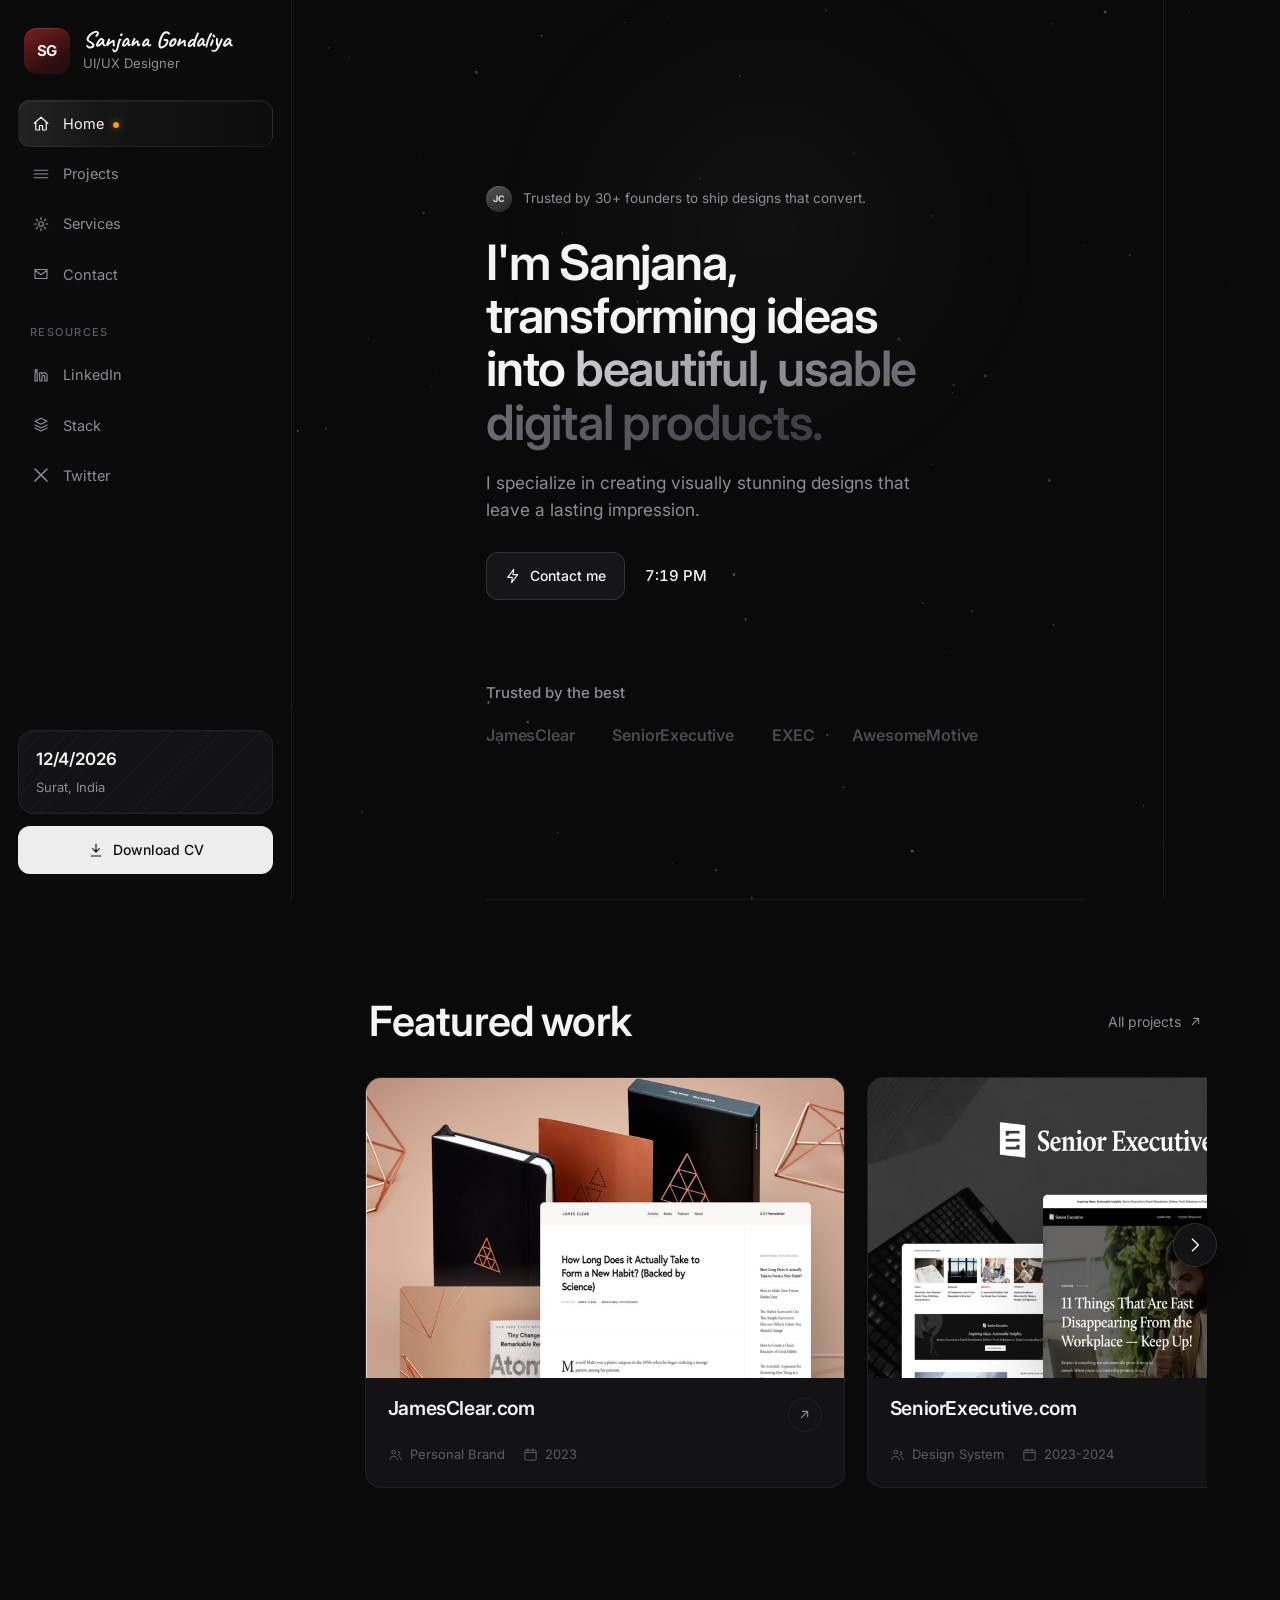
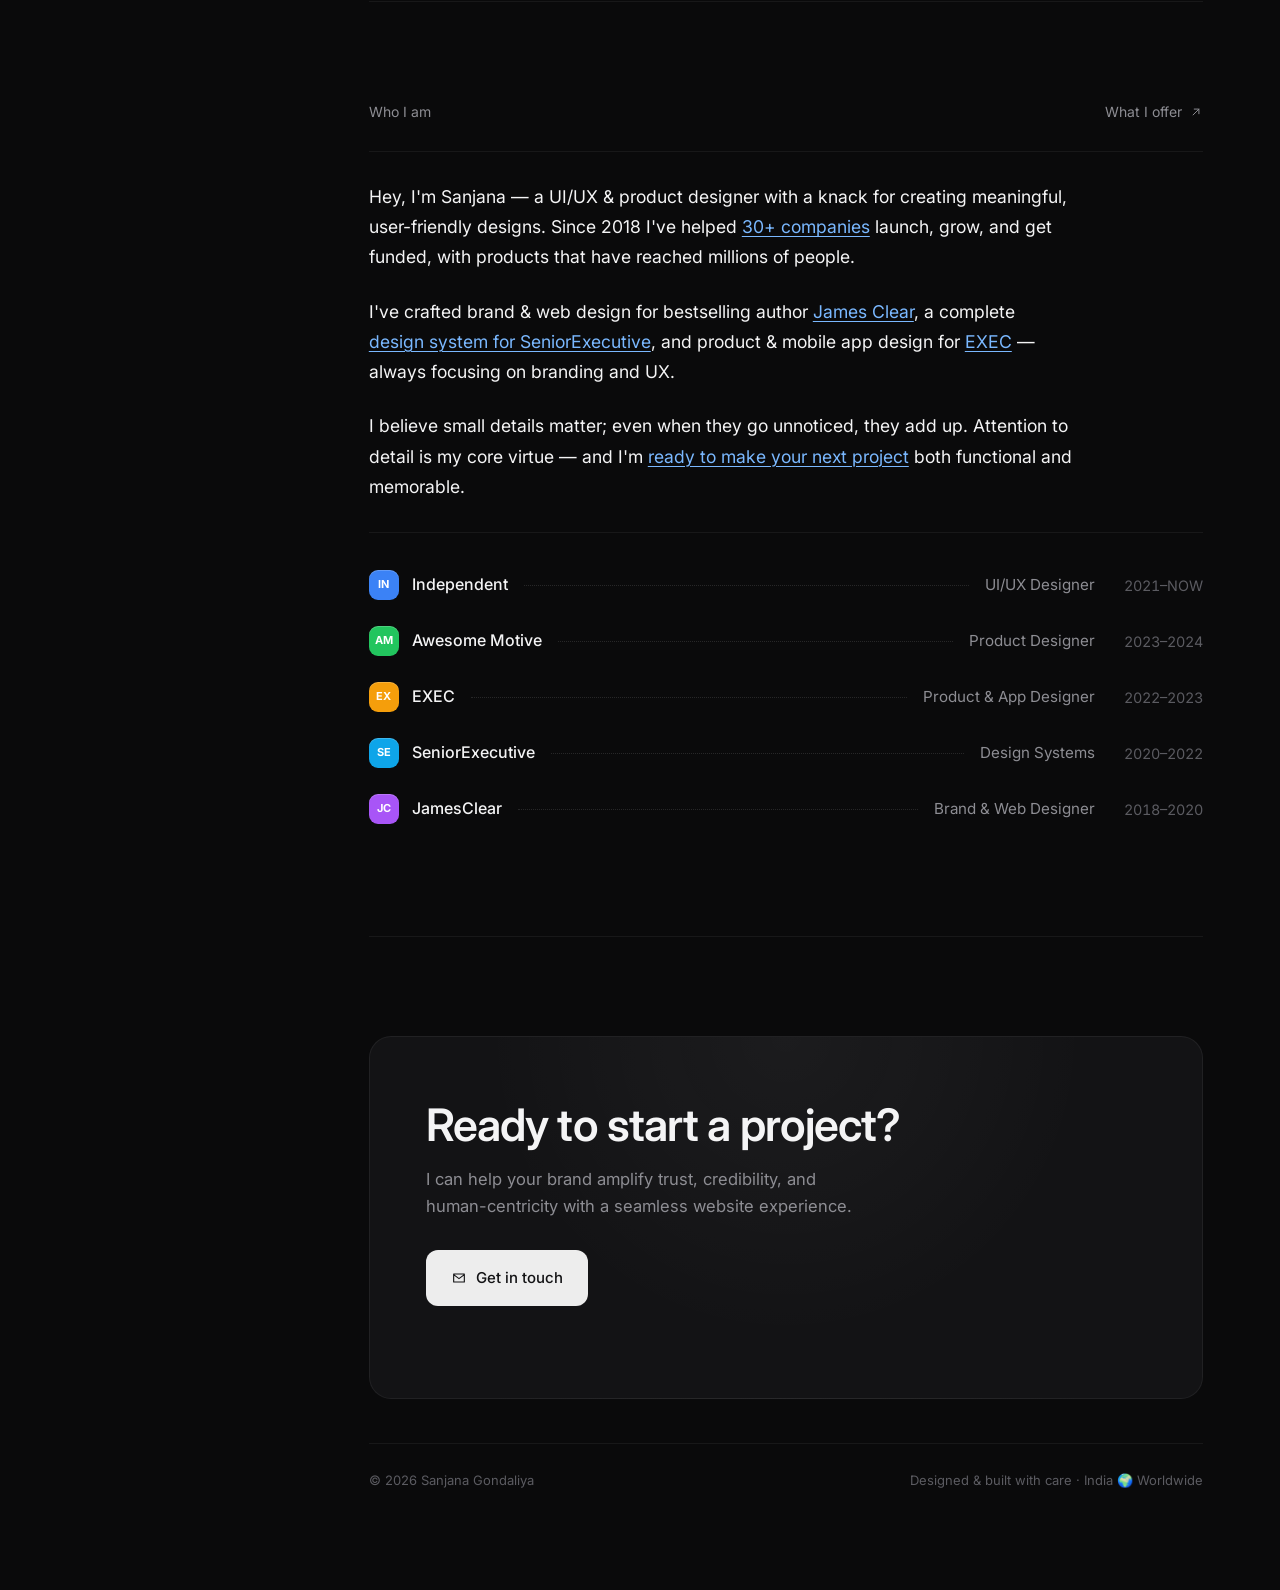
<file: index.html>
<!doctype html>
<html lang="en">
<head>
  <meta charset="utf-8" />
  <meta name="viewport" content="width=device-width, initial-scale=1" />
  <title>Sanjana Gondaliya — UI/UX Designer</title>
  <meta name="description" content="Sanjana Gondaliya — UI/UX Designer from India. Crafting beautiful, usable digital products for ambitious founders." />

  <meta property="og:type" content="website" />
  <meta property="og:title" content="Sanjana Gondaliya — UI/UX Designer" />
  <meta property="og:description" content="Crafting beautiful, usable digital products for ambitious founders." />

  <link rel="preconnect" href="https://fonts.googleapis.com" />
  <link rel="preconnect" href="https://fonts.gstatic.com" crossorigin />
  <link href="https://fonts.googleapis.com/css2?family=Caveat:wght@600;700&family=Inter:wght@300;400;500;600;700;800&display=swap" rel="stylesheet" />

  <link rel="stylesheet" href="assets/css/style.css" />
</head>
<body>
  <!-- Animated starfield background -->
  <canvas id="stars" aria-hidden="true"></canvas>

  <!-- Scroll progress bar -->
  <div class="scroll-progress" id="scrollProgress"></div>

  <!-- Mobile top bar -->
  <header class="topbar">
    <div class="topbar__brand">
      <span class="avatar avatar--sm">SG</span>
      <span>Sanjana Gondaliya</span>
    </div>
    <button class="menu-toggle" id="menuToggle" aria-label="Toggle menu">
      <span></span><span></span><span></span>
    </button>
  </header>

  <div class="layout">
    <!-- ================= SIDEBAR ================= -->
    <aside class="sidebar" id="sidebar">
      <div class="sidebar__top">
        <div class="profile">
          <span class="avatar">SG</span>
          <div class="profile__meta">
            <h1 class="profile__name">Sanjana Gondaliya</h1>
            <p class="profile__role">UI/UX Designer</p>
          </div>
        </div>

        <nav class="nav" aria-label="Primary">
          <a href="#home" class="nav__link is-active" data-section="home">
            <svg viewBox="0 0 24 24"><path d="M3 11l9-8 9 8M5 9v10a1 1 0 001 1h4v-6h4v6h4a1 1 0 001-1V9"/></svg>
            <span>Home</span>
          </a>
          <a href="projects.html" class="nav__link">
            <svg viewBox="0 0 24 24"><path d="M3 7h18M3 12h18M3 17h18"/></svg>
            <span>Projects</span>
          </a>
          <a href="services.html" class="nav__link">
            <svg viewBox="0 0 24 24"><circle cx="12" cy="12" r="3"/><path d="M12 3v3M12 18v3M3 12h3M18 12h3M5.6 5.6l2.1 2.1M16.3 16.3l2.1 2.1M18.4 5.6l-2.1 2.1M7.7 16.3l-2.1 2.1"/></svg>
            <span>Services</span>
          </a>
          <a href="contact.html" class="nav__link">
            <svg viewBox="0 0 24 24"><path d="M4 6h16v12H4zM4 7l8 6 8-6"/></svg>
            <span>Contact</span>
          </a>
        </nav>

        <p class="nav__heading">Resources</p>
        <nav class="nav nav--secondary" aria-label="Resources">
          <a href="https://www.linkedin.com/in/sanjana-gondaliya-984a4a1a5/" target="_blank" rel="noopener" class="nav__link">
            <svg viewBox="0 0 24 24"><path d="M4 9h3v11H4zM5.5 4.5a1.5 1.5 0 110 3 1.5 1.5 0 010-3zM10 9h3v1.6c.5-.9 1.6-1.8 3.3-1.8 3 0 3.7 1.8 3.7 4.6V20h-3v-5.4c0-1.3-.5-2.2-1.7-2.2-1 0-1.6.7-1.8 1.4-.1.2-.1.6-.1.9V20h-3z"/></svg>
            <span>LinkedIn</span>
          </a>
          <a href="stack.html" class="nav__link">
            <svg viewBox="0 0 24 24"><path d="M12 3l8 4-8 4-8-4 8-4zM4 12l8 4 8-4M4 16l8 4 8-4"/></svg>
            <span>Stack</span>
          </a>
          <a href="https://twitter.com" target="_blank" rel="noopener" class="nav__link">
            <svg viewBox="0 0 24 24"><path d="M4 4l16 16M20 4L4 20" stroke-width="2"/></svg>
            <span>Twitter</span>
          </a>
        </nav>
      </div>

      <div class="sidebar__bottom">
        <div class="locale-card">
          <div class="locale-card__date" id="liveDate">—</div>
          <div class="locale-card__loc">Surat, India</div>
        </div>
        <a href="contact.html" class="btn btn--block btn--light">
          <svg viewBox="0 0 24 24" class="btn__icon"><path d="M12 3v12M7 10l5 5 5-5M5 21h14"/></svg>
          Download CV
        </a>
      </div>
    </aside>

    <!-- ================= MAIN ================= -->
    <main class="main">
      <!-- HERO -->
      <section id="home" class="section hero">
        <div class="sky" aria-hidden="true">
          <span class="meteor"></span>
          <span class="meteor"></span>
          <span class="meteor"></span>
          <span class="meteor"></span>
          <span class="meteor"></span>
          <span class="meteor"></span>
        </div>
        <div class="hero__inner">
          <div class="reveal hero__badge">
            <span class="badge-avatar">JC</span>
            <span>Trusted by 30+ founders to ship designs that convert.</span>
          </div>

          <h2 class="hero__title reveal" data-delay="1">
            I'm Sanjana, transforming ideas into
            <span class="grad">beautiful, usable digital products.</span>
          </h2>

          <p class="hero__lead reveal" data-delay="2">
            I specialize in creating visually stunning designs that leave a
            lasting impression.
          </p>

          <div class="hero__actions reveal" data-delay="3">
            <a href="contact.html" class="btn btn--cta">
              <svg viewBox="0 0 24 24" class="btn__icon"><path d="M13 2L4 14h7l-1 8 9-12h-7z"/></svg>
              Contact me
            </a>
            <span class="hero__time" id="liveClock">10:59 AM</span>
          </div>
        </div>

        <div class="trusted reveal" data-delay="4">
          <p class="trusted__label">Trusted by the best</p>
          <div class="trusted__logos">
            <span>JamesClear</span><span>SeniorExecutive</span><span>EXEC</span><span>AwesomeMotive</span>
          </div>
        </div>
      </section>

      <!-- WORK -->
      <section id="work" class="section section--wide">
        <div class="work-head reveal">
          <h2 class="section__title">Featured work</h2>
          <a href="projects.html" class="work-head__all">
            All projects
            <svg viewBox="0 0 24 24"><path d="M7 17L17 7M9 7h8v8"/></svg>
          </a>
        </div>

        <div class="carousel reveal">
          <button class="carousel__btn carousel__btn--prev is-hidden" id="workPrev" aria-label="Scroll left">
            <svg viewBox="0 0 24 24"><path d="M15 5l-7 7 7 7"/></svg>
          </button>

          <div class="work-rail" id="workRail">
            <article class="project-card" data-accent="violet" data-id="jamesclear">
              <div class="project-card__visual"><img class="card-photo" src="assets/img/jamesclear.jpg" alt="JamesClear.com" loading="lazy" onerror="this.remove()"><span class="project-card__mono">JC</span></div>
              <div class="project-card__body">
                <div class="project-card__top">
                  <h3>JamesClear.com</h3>
                  <span class="project-card__arrow"><svg viewBox="0 0 24 24"><path d="M7 17L17 7M9 7h8v8"/></svg></span>
                </div>
                <div class="project-card__meta">
                  <span><svg viewBox="0 0 24 24"><circle cx="9" cy="8" r="3"/><path d="M3 20c0-3 3-5 6-5s6 2 6 5M16 7a3 3 0 010 6M21 20c0-2-1-3.5-3-4.2"/></svg> Personal Brand</span>
                  <span><svg viewBox="0 0 24 24"><rect x="3" y="5" width="18" height="16" rx="2"/><path d="M3 9h18M8 3v4M16 3v4"/></svg> 2023</span>
                </div>
              </div>
            </article>

            <article class="project-card" data-accent="blue" data-id="seniorexecutive">
              <div class="project-card__visual"><img class="card-photo" src="assets/img/seniorexecutive.jpg" alt="SeniorExecutive.com" loading="lazy" onerror="this.remove()"><span class="project-card__mono">SE</span></div>
              <div class="project-card__body">
                <div class="project-card__top">
                  <h3>SeniorExecutive.com</h3>
                  <span class="project-card__arrow"><svg viewBox="0 0 24 24"><path d="M7 17L17 7M9 7h8v8"/></svg></span>
                </div>
                <div class="project-card__meta">
                  <span><svg viewBox="0 0 24 24"><circle cx="9" cy="8" r="3"/><path d="M3 20c0-3 3-5 6-5s6 2 6 5M16 7a3 3 0 010 6M21 20c0-2-1-3.5-3-4.2"/></svg> Design System</span>
                  <span><svg viewBox="0 0 24 24"><rect x="3" y="5" width="18" height="16" rx="2"/><path d="M3 9h18M8 3v4M16 3v4"/></svg> 2023-2024</span>
                </div>
              </div>
            </article>

            <article class="project-card" data-accent="amber" data-id="joinexec">
              <div class="project-card__visual"><img class="card-photo" src="assets/img/joinexec.jpg" alt="JoinExec.com" loading="lazy" onerror="this.remove()"><span class="project-card__mono">EX</span></div>
              <div class="project-card__body">
                <div class="project-card__top">
                  <h3>JoinExec.com</h3>
                  <span class="project-card__arrow"><svg viewBox="0 0 24 24"><path d="M7 17L17 7M9 7h8v8"/></svg></span>
                </div>
                <div class="project-card__meta">
                  <span><svg viewBox="0 0 24 24"><circle cx="9" cy="8" r="3"/><path d="M3 20c0-3 3-5 6-5s6 2 6 5M16 7a3 3 0 010 6M21 20c0-2-1-3.5-3-4.2"/></svg> Branding · App</span>
                  <span><svg viewBox="0 0 24 24"><rect x="3" y="5" width="18" height="16" rx="2"/><path d="M3 9h18M8 3v4M16 3v4"/></svg> 2024</span>
                </div>
              </div>
            </article>

            <article class="project-card" data-accent="green" data-id="awesomemotive">
              <div class="project-card__visual"><img class="card-photo" src="assets/img/awesomemotive.jpg" alt="AwesomeMotive.com" loading="lazy" onerror="this.remove()"><span class="project-card__mono">AM</span></div>
              <div class="project-card__body">
                <div class="project-card__top">
                  <h3>AwesomeMotive.com</h3>
                  <span class="project-card__arrow"><svg viewBox="0 0 24 24"><path d="M7 17L17 7M9 7h8v8"/></svg></span>
                </div>
                <div class="project-card__meta">
                  <span><svg viewBox="0 0 24 24"><circle cx="9" cy="8" r="3"/><path d="M3 20c0-3 3-5 6-5s6 2 6 5M16 7a3 3 0 010 6M21 20c0-2-1-3.5-3-4.2"/></svg> Web Redesign</span>
                  <span><svg viewBox="0 0 24 24"><rect x="3" y="5" width="18" height="16" rx="2"/><path d="M3 9h18M8 3v4M16 3v4"/></svg> 2024</span>
                </div>
              </div>
            </article>
          </div>

          <button class="carousel__btn carousel__btn--next" id="workNext" aria-label="Scroll right">
            <svg viewBox="0 0 24 24"><path d="M9 5l7 7-7 7"/></svg>
          </button>
        </div>
      </section>

      <!-- WHO I AM -->
      <section id="about" class="section">
        <div class="whoami-head reveal">
          <span class="whoami-head__label">Who I am</span>
          <a href="services.html" class="whoami-head__offer">
            What I offer
            <svg viewBox="0 0 24 24"><path d="M7 17L17 7M9 7h8v8"/></svg>
          </a>
        </div>

        <div class="whoami-text reveal">
          <p>Hey, I'm Sanjana — a UI/UX &amp; product designer with a knack for creating
            meaningful, user-friendly designs. Since 2018 I've helped
            <a href="projects.html">30+ companies</a> launch, grow, and get funded, with
            products that have reached millions of people.</p>

          <p>I've crafted brand &amp; web design for bestselling author
            <a href="project.html?id=jamesclear">James Clear</a>, a complete
            <a href="project.html?id=seniorexecutive">design system for SeniorExecutive</a>,
            and product &amp; mobile app design for
            <a href="project.html?id=joinexec">EXEC</a> — always focusing on branding and UX.</p>

          <p>I believe small details matter; even when they go unnoticed, they add up.
            Attention to detail is my core virtue — and I'm
            <a href="services.html">ready to make your next project</a> both functional
            and memorable.</p>
        </div>

        <div class="exp-list reveal">
          <div class="exp-row">
            <span class="exp-row__co"><span class="exp-row__icon" style="background:#3b82f6">IN</span> Independent</span>
            <span class="exp-row__meta"><span class="exp-row__role">UI/UX Designer</span><span class="exp-row__year">2021–NOW</span></span>
          </div>
          <div class="exp-row">
            <span class="exp-row__co"><span class="exp-row__icon" style="background:#22c55e">AM</span> Awesome Motive</span>
            <span class="exp-row__meta"><span class="exp-row__role">Product Designer</span><span class="exp-row__year">2023–2024</span></span>
          </div>
          <div class="exp-row">
            <span class="exp-row__co"><span class="exp-row__icon" style="background:#f59e0b">EX</span> EXEC</span>
            <span class="exp-row__meta"><span class="exp-row__role">Product &amp; App Designer</span><span class="exp-row__year">2022–2023</span></span>
          </div>
          <div class="exp-row">
            <span class="exp-row__co"><span class="exp-row__icon" style="background:#0ea5e9">SE</span> SeniorExecutive</span>
            <span class="exp-row__meta"><span class="exp-row__role">Design Systems</span><span class="exp-row__year">2020–2022</span></span>
          </div>
          <div class="exp-row">
            <span class="exp-row__co"><span class="exp-row__icon" style="background:#a855f7">JC</span> JamesClear</span>
            <span class="exp-row__meta"><span class="exp-row__role">Brand &amp; Web Designer</span><span class="exp-row__year">2018–2020</span></span>
          </div>
        </div>
      </section>

      <!-- CTA strip -->
      <section class="section">
        <div class="cta reveal">
          <h2 class="cta__title">Ready to start a project?</h2>
          <p class="cta__sub">I can help your brand amplify trust, credibility, and human-centricity with a seamless website experience.</p>
          <div class="cta__actions">
            <a href="contact.html" class="btn btn--light btn--lg">
              <svg viewBox="0 0 24 24" class="btn__icon"><path d="M4 6h16v12H4zM4 7l8 6 8-6"/></svg>
              Get in touch
            </a>
          </div>
        </div>

        <footer class="footer">
          <span>© <span id="year">2026</span> Sanjana Gondaliya</span>
          <span>Designed &amp; built with care · India 🌍 Worldwide</span>
        </footer>
      </section>
    </main>
  </div>

  <script src="assets/js/main.js"></script>
</body>
</html>
</file>
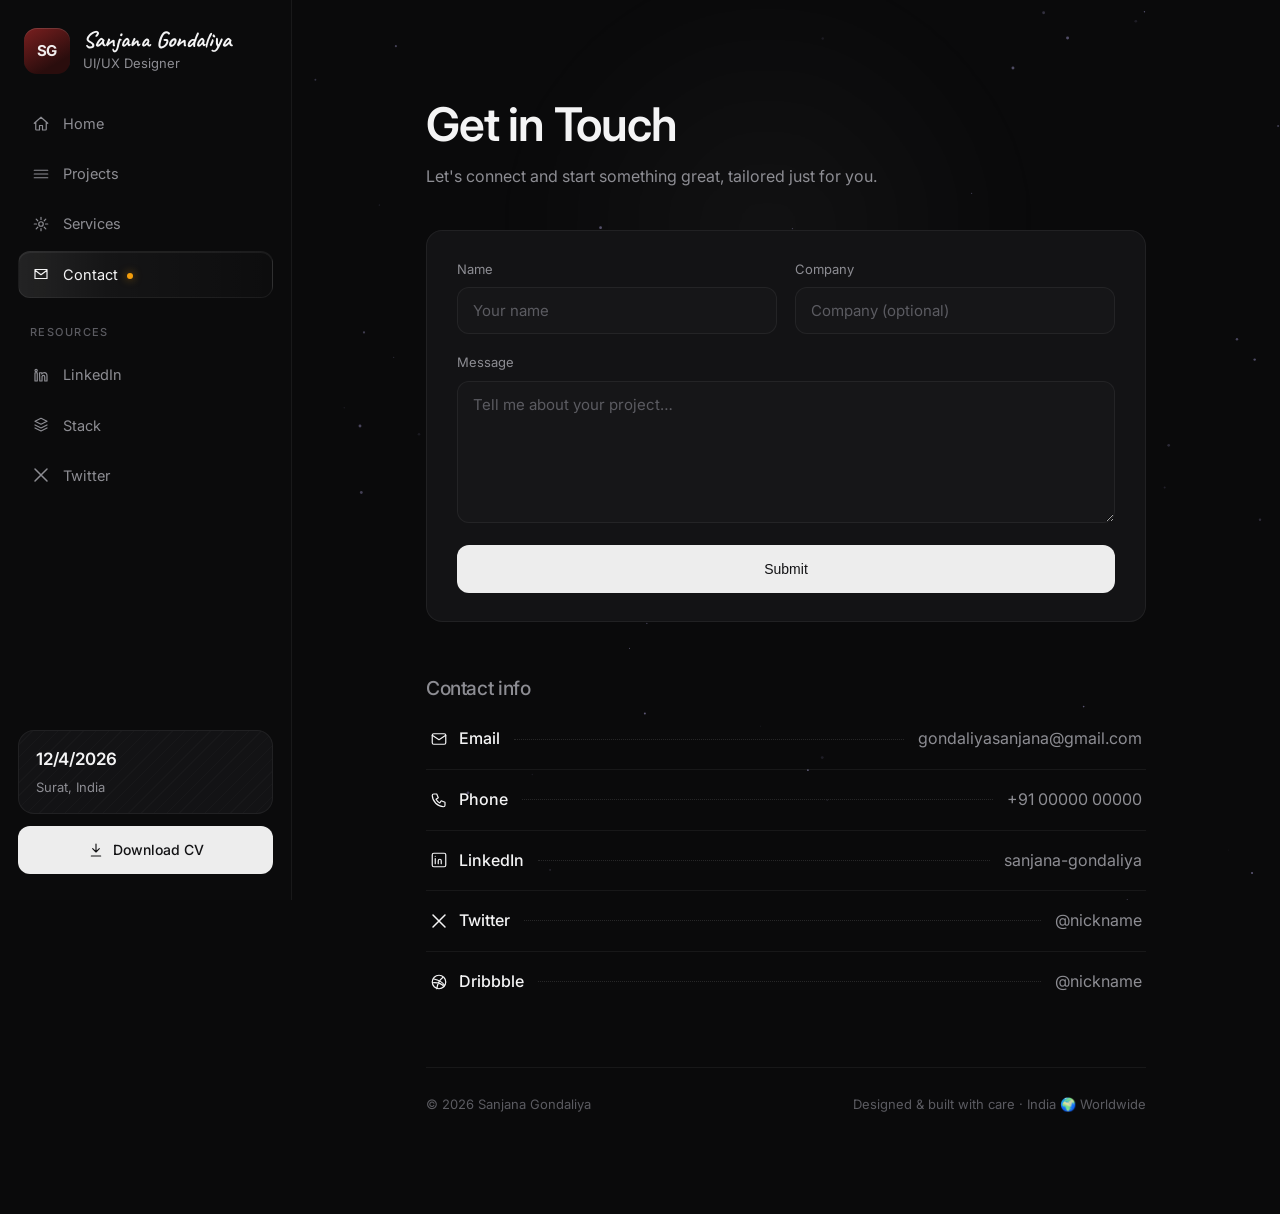
<file: contact.html>
<!doctype html>
<html lang="en">
<head>
  <meta charset="utf-8" />
  <meta name="viewport" content="width=device-width, initial-scale=1" />
  <title>Contact — Sanjana Gondaliya</title>
  <meta name="description" content="Get in touch with Sanjana Gondaliya — UI/UX Designer." />

  <link rel="preconnect" href="https://fonts.googleapis.com" />
  <link rel="preconnect" href="https://fonts.gstatic.com" crossorigin />
  <link href="https://fonts.googleapis.com/css2?family=Caveat:wght@600;700&family=Inter:wght@300;400;500;600;700;800&display=swap" rel="stylesheet" />
  <link rel="stylesheet" href="assets/css/style.css" />
</head>
<body data-page="contact">
  <canvas id="stars" aria-hidden="true"></canvas>

  <div class="scroll-progress" id="scrollProgress"></div>

  <header class="topbar">
    <div class="topbar__brand">
      <a href="index.html" style="display:flex;align-items:center;gap:10px;color:inherit">
        <span class="avatar avatar--sm">SG</span>
        <span>Sanjana Gondaliya</span>
      </a>
    </div>
    <button class="menu-toggle" id="menuToggle" aria-label="Toggle menu">
      <span></span><span></span><span></span>
    </button>
  </header>

  <div class="layout">
    <!-- ================= SIDEBAR ================= -->
    <aside class="sidebar" id="sidebar">
      <div class="sidebar__top">
        <a href="index.html" class="profile" style="text-decoration:none">
          <span class="avatar">SG</span>
          <div class="profile__meta">
            <h1 class="profile__name">Sanjana Gondaliya</h1>
            <p class="profile__role">UI/UX Designer</p>
          </div>
        </a>

        <nav class="nav" aria-label="Primary">
          <a href="index.html#home" class="nav__link">
            <svg viewBox="0 0 24 24"><path d="M3 11l9-8 9 8M5 9v10a1 1 0 001 1h4v-6h4v6h4a1 1 0 001-1V9"/></svg>
            <span>Home</span>
          </a>
          <a href="projects.html" class="nav__link">
            <svg viewBox="0 0 24 24"><path d="M3 7h18M3 12h18M3 17h18"/></svg>
            <span>Projects</span>
          </a>
          <a href="services.html" class="nav__link">
            <svg viewBox="0 0 24 24"><circle cx="12" cy="12" r="3"/><path d="M12 3v3M12 18v3M3 12h3M18 12h3M5.6 5.6l2.1 2.1M16.3 16.3l2.1 2.1M18.4 5.6l-2.1 2.1M7.7 16.3l-2.1 2.1"/></svg>
            <span>Services</span>
          </a>
          <a href="contact.html" class="nav__link is-active">
            <svg viewBox="0 0 24 24"><path d="M4 6h16v12H4zM4 7l8 6 8-6"/></svg>
            <span>Contact</span>
          </a>
        </nav>

        <p class="nav__heading">Resources</p>
        <nav class="nav nav--secondary" aria-label="Resources">
          <a href="https://www.linkedin.com/in/sanjana-gondaliya-984a4a1a5/" target="_blank" rel="noopener" class="nav__link">
            <svg viewBox="0 0 24 24"><path d="M4 9h3v11H4zM5.5 4.5a1.5 1.5 0 110 3 1.5 1.5 0 010-3zM10 9h3v1.6c.5-.9 1.6-1.8 3.3-1.8 3 0 3.7 1.8 3.7 4.6V20h-3v-5.4c0-1.3-.5-2.2-1.7-2.2-1 0-1.6.7-1.8 1.4-.1.2-.1.6-.1.9V20h-3z"/></svg>
            <span>LinkedIn</span>
          </a>
          <a href="stack.html" class="nav__link">
            <svg viewBox="0 0 24 24"><path d="M12 3l8 4-8 4-8-4 8-4zM4 12l8 4 8-4M4 16l8 4 8-4"/></svg>
            <span>Stack</span>
          </a>
          <a href="https://twitter.com" target="_blank" rel="noopener" class="nav__link">
            <svg viewBox="0 0 24 24"><path d="M4 4l16 16M20 4L4 20" stroke-width="2"/></svg>
            <span>Twitter</span>
          </a>
        </nav>
      </div>

      <div class="sidebar__bottom">
        <div class="locale-card">
          <div class="locale-card__date" id="liveDate">—</div>
          <div class="locale-card__loc">Surat, India</div>
        </div>
        <a href="contact.html" class="btn btn--block btn--light">
          <svg viewBox="0 0 24 24" class="btn__icon"><path d="M12 3v12M7 10l5 5 5-5M5 21h14"/></svg>
          Download CV
        </a>
      </div>
    </aside>

    <!-- ================= MAIN ================= -->
    <main class="main">
      <section class="section section--services">
        <div class="page-head reveal">
          <h2 class="section__title">Get in Touch</h2>
          <p class="section__sub">Let's connect and start something great, tailored just for you.</p>
        </div>

        <!-- Contact form -->
        <form class="contact-form reveal" id="contactForm" novalidate>
          <div class="form-row">
            <label class="field">
              <span class="field__label">Name</span>
              <input type="text" name="name" placeholder="Your name" required />
            </label>
            <label class="field">
              <span class="field__label">Company</span>
              <input type="text" name="company" placeholder="Company (optional)" />
            </label>
          </div>

          <label class="field">
            <span class="field__label">Message</span>
            <textarea name="message" rows="6" placeholder="Tell me about your project…" required></textarea>
          </label>

          <button type="submit" class="btn btn--light btn--submit">Submit</button>
          <p class="form-note" id="formNote" hidden>Thanks! Your email draft is ready — hit send and I'll get back to you soon.</p>
        </form>

        <!-- Contact info -->
        <div class="contact-info reveal">
          <h3 class="contact-info__title">Contact info</h3>

          <a class="info-row" href="mailto:gondaliyasanjana@gmail.com">
            <span class="info-row__label">
              <svg viewBox="0 0 24 24"><rect x="3" y="5" width="18" height="14" rx="2"/><path d="M3 7l9 6 9-6"/></svg>
              Email
            </span>
            <span class="info-row__value">gondaliyasanjana@gmail.com</span>
          </a>

          <a class="info-row" href="tel:+910000000000">
            <span class="info-row__label">
              <svg viewBox="0 0 24 24"><path d="M5 4h4l2 5-3 2a12 12 0 005 5l2-3 5 2v4a2 2 0 01-2 2A16 16 0 013 6a2 2 0 012-2z"/></svg>
              Phone
            </span>
            <span class="info-row__value">+91 00000 00000</span>
          </a>

          <a class="info-row" href="https://www.linkedin.com/in/sanjana-gondaliya-984a4a1a5/" target="_blank" rel="noopener">
            <span class="info-row__label">
              <svg viewBox="0 0 24 24"><rect x="3" y="3" width="18" height="18" rx="2"/><path d="M7 10v7M7 7v.01M11 17v-4a2 2 0 014 0v4"/></svg>
              LinkedIn
            </span>
            <span class="info-row__value">sanjana-gondaliya</span>
          </a>

          <a class="info-row" href="https://twitter.com" target="_blank" rel="noopener">
            <span class="info-row__label">
              <svg viewBox="0 0 24 24"><path d="M4 4l16 16M20 4L4 20" stroke-width="2"/></svg>
              Twitter
            </span>
            <span class="info-row__value">@nickname</span>
          </a>

          <a class="info-row" href="https://dribbble.com" target="_blank" rel="noopener">
            <span class="info-row__label">
              <svg viewBox="0 0 24 24"><circle cx="12" cy="12" r="9"/><path d="M5 8c5 1 11 3 14 8M9 21c1-7 4-12 8-15M3.5 13c6-.5 12 1 15 5"/></svg>
              Dribbble
            </span>
            <span class="info-row__value">@nickname</span>
          </a>
        </div>

        <footer class="footer">
          <span>© <span id="year">2026</span> Sanjana Gondaliya</span>
          <span>Designed &amp; built with care · India 🌍 Worldwide</span>
        </footer>
      </section>
    </main>
  </div>

  <script src="assets/js/main.js"></script>
</body>
</html>
</file>
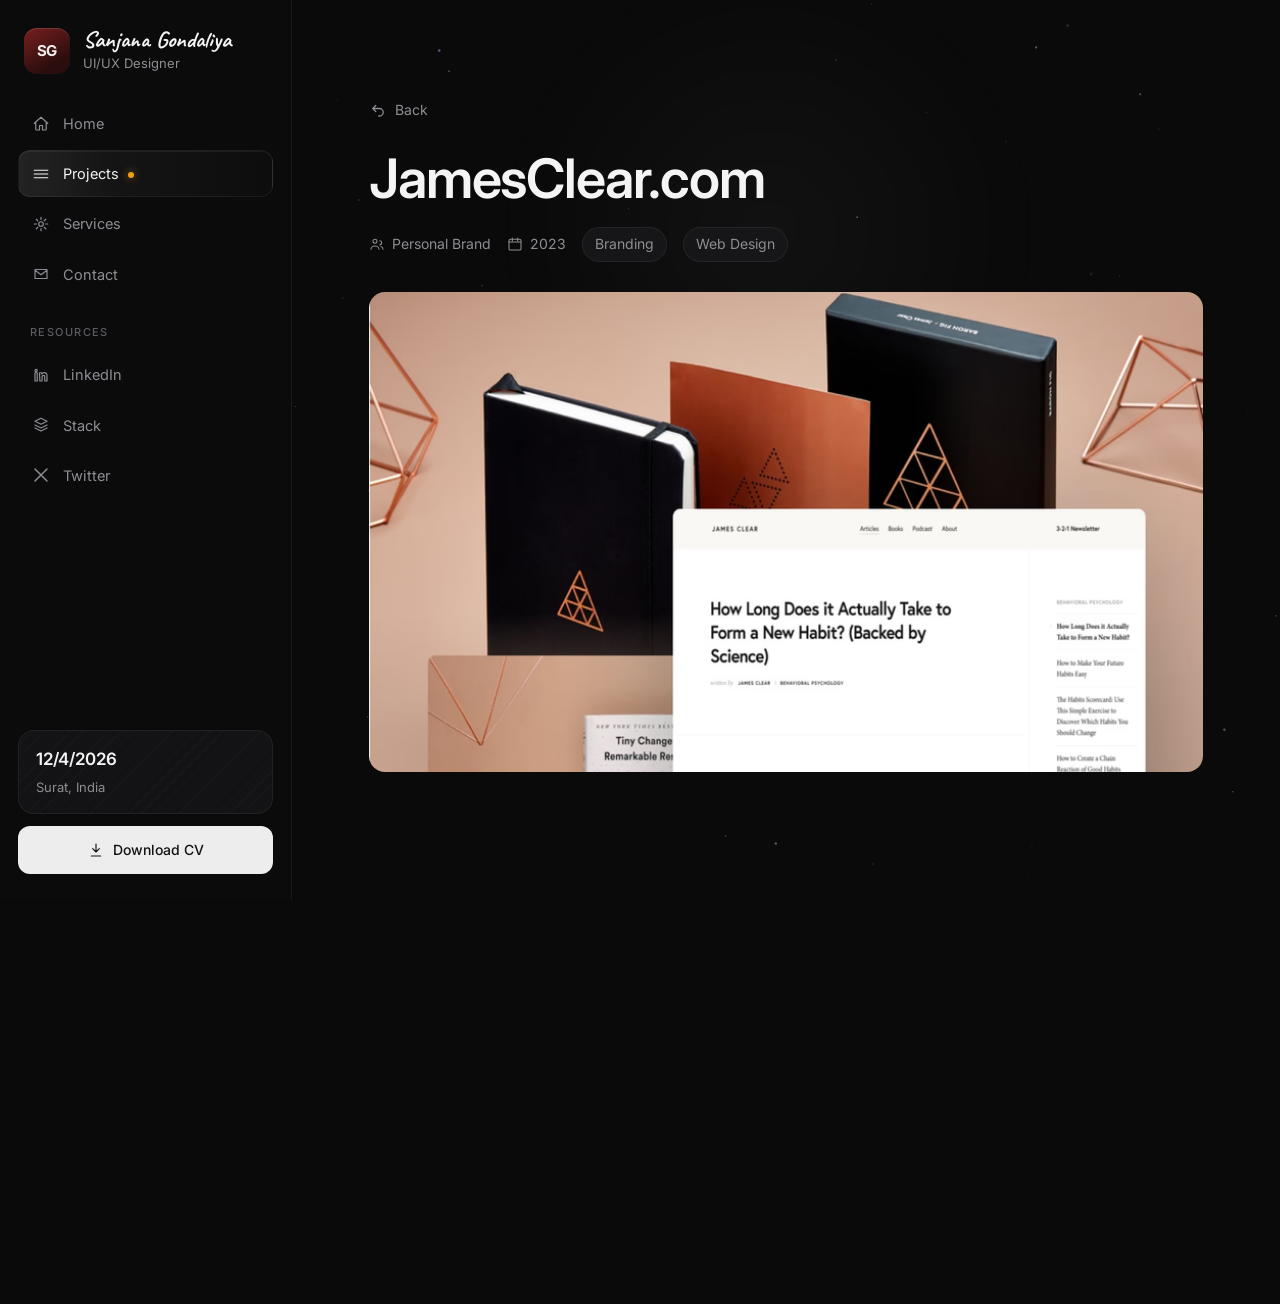
<file: project.html>
<!doctype html>
<html lang="en">
<head>
  <meta charset="utf-8" />
  <meta name="viewport" content="width=device-width, initial-scale=1" />
  <title>Project — Sanjana Gondaliya</title>
  <meta name="description" content="Project case study by Sanjana Gondaliya." />

  <link rel="preconnect" href="https://fonts.googleapis.com" />
  <link rel="preconnect" href="https://fonts.gstatic.com" crossorigin />
  <link href="https://fonts.googleapis.com/css2?family=Caveat:wght@600;700&family=Inter:wght@300;400;500;600;700;800&display=swap" rel="stylesheet" />
  <link rel="stylesheet" href="assets/css/style.css" />
</head>
<body data-page="projects">
  <canvas id="stars" aria-hidden="true"></canvas>

  <div class="scroll-progress" id="scrollProgress"></div>

  <header class="topbar">
    <div class="topbar__brand">
      <a href="index.html" style="display:flex;align-items:center;gap:10px;color:inherit">
        <span class="avatar avatar--sm">SG</span>
        <span>Sanjana Gondaliya</span>
      </a>
    </div>
    <button class="menu-toggle" id="menuToggle" aria-label="Toggle menu">
      <span></span><span></span><span></span>
    </button>
  </header>

  <div class="layout">
    <!-- ================= SIDEBAR ================= -->
    <aside class="sidebar" id="sidebar">
      <div class="sidebar__top">
        <a href="index.html" class="profile" style="text-decoration:none">
          <span class="avatar">SG</span>
          <div class="profile__meta">
            <h1 class="profile__name">Sanjana Gondaliya</h1>
            <p class="profile__role">UI/UX Designer</p>
          </div>
        </a>

        <nav class="nav" aria-label="Primary">
          <a href="index.html#home" class="nav__link">
            <svg viewBox="0 0 24 24"><path d="M3 11l9-8 9 8M5 9v10a1 1 0 001 1h4v-6h4v6h4a1 1 0 001-1V9"/></svg>
            <span>Home</span>
          </a>
          <a href="projects.html" class="nav__link is-active">
            <svg viewBox="0 0 24 24"><path d="M3 7h18M3 12h18M3 17h18"/></svg>
            <span>Projects</span>
          </a>
          <a href="services.html" class="nav__link">
            <svg viewBox="0 0 24 24"><circle cx="12" cy="12" r="3"/><path d="M12 3v3M12 18v3M3 12h3M18 12h3M5.6 5.6l2.1 2.1M16.3 16.3l2.1 2.1M18.4 5.6l-2.1 2.1M7.7 16.3l-2.1 2.1"/></svg>
            <span>Services</span>
          </a>
          <a href="contact.html" class="nav__link">
            <svg viewBox="0 0 24 24"><path d="M4 6h16v12H4zM4 7l8 6 8-6"/></svg>
            <span>Contact</span>
          </a>
        </nav>

        <p class="nav__heading">Resources</p>
        <nav class="nav nav--secondary" aria-label="Resources">
          <a href="https://www.linkedin.com/in/sanjana-gondaliya-984a4a1a5/" target="_blank" rel="noopener" class="nav__link">
            <svg viewBox="0 0 24 24"><path d="M4 9h3v11H4zM5.5 4.5a1.5 1.5 0 110 3 1.5 1.5 0 010-3zM10 9h3v1.6c.5-.9 1.6-1.8 3.3-1.8 3 0 3.7 1.8 3.7 4.6V20h-3v-5.4c0-1.3-.5-2.2-1.7-2.2-1 0-1.6.7-1.8 1.4-.1.2-.1.6-.1.9V20h-3z"/></svg>
            <span>LinkedIn</span>
          </a>
          <a href="stack.html" class="nav__link">
            <svg viewBox="0 0 24 24"><path d="M12 3l8 4-8 4-8-4 8-4zM4 12l8 4 8-4M4 16l8 4 8-4"/></svg>
            <span>Stack</span>
          </a>
          <a href="https://twitter.com" target="_blank" rel="noopener" class="nav__link">
            <svg viewBox="0 0 24 24"><path d="M4 4l16 16M20 4L4 20" stroke-width="2"/></svg>
            <span>Twitter</span>
          </a>
        </nav>
      </div>

      <div class="sidebar__bottom">
        <div class="locale-card">
          <div class="locale-card__date" id="liveDate">—</div>
          <div class="locale-card__loc">Surat, India</div>
        </div>
        <a href="contact.html" class="btn btn--block btn--light">
          <svg viewBox="0 0 24 24" class="btn__icon"><path d="M12 3v12M7 10l5 5 5-5M5 21h14"/></svg>
          Download CV
        </a>
      </div>
    </aside>

    <!-- ================= MAIN ================= -->
    <main class="main">
      <section class="section section--wide" id="projectDetail">
        <a href="projects.html" class="back-link reveal">
          <svg viewBox="0 0 24 24"><path d="M9 14l-4-4 4-4M5 10h9a5 5 0 010 10h-1"/></svg>
          Back
        </a>

        <h2 class="detail__title reveal" id="pdTitle">Loading…</h2>
        <div class="detail__meta reveal" id="pdMeta"></div>

        <div class="detail__visual reveal" id="pdVisual">
          <span class="project-card__mono" id="pdMono"></span>
        </div>

        <div class="detail__content reveal">
          <h3>Overview</h3>
          <p id="pdOverview"></p>
          <h3>Results</h3>
          <p id="pdResults"></p>
        </div>

        <div class="detail__nav reveal">
          <a href="contact.html" class="btn btn--light">
            <svg viewBox="0 0 24 24" class="btn__icon"><path d="M4 6h16v12H4zM4 7l8 6 8-6"/></svg>
            Start a project
          </a>
          <a href="projects.html" class="btn">All projects</a>
        </div>
      </section>
    </main>
  </div>

  <script src="assets/js/projects-data.js"></script>
  <script src="assets/js/project-detail.js"></script>
  <script src="assets/js/main.js"></script>
</body>
</html>
</file>
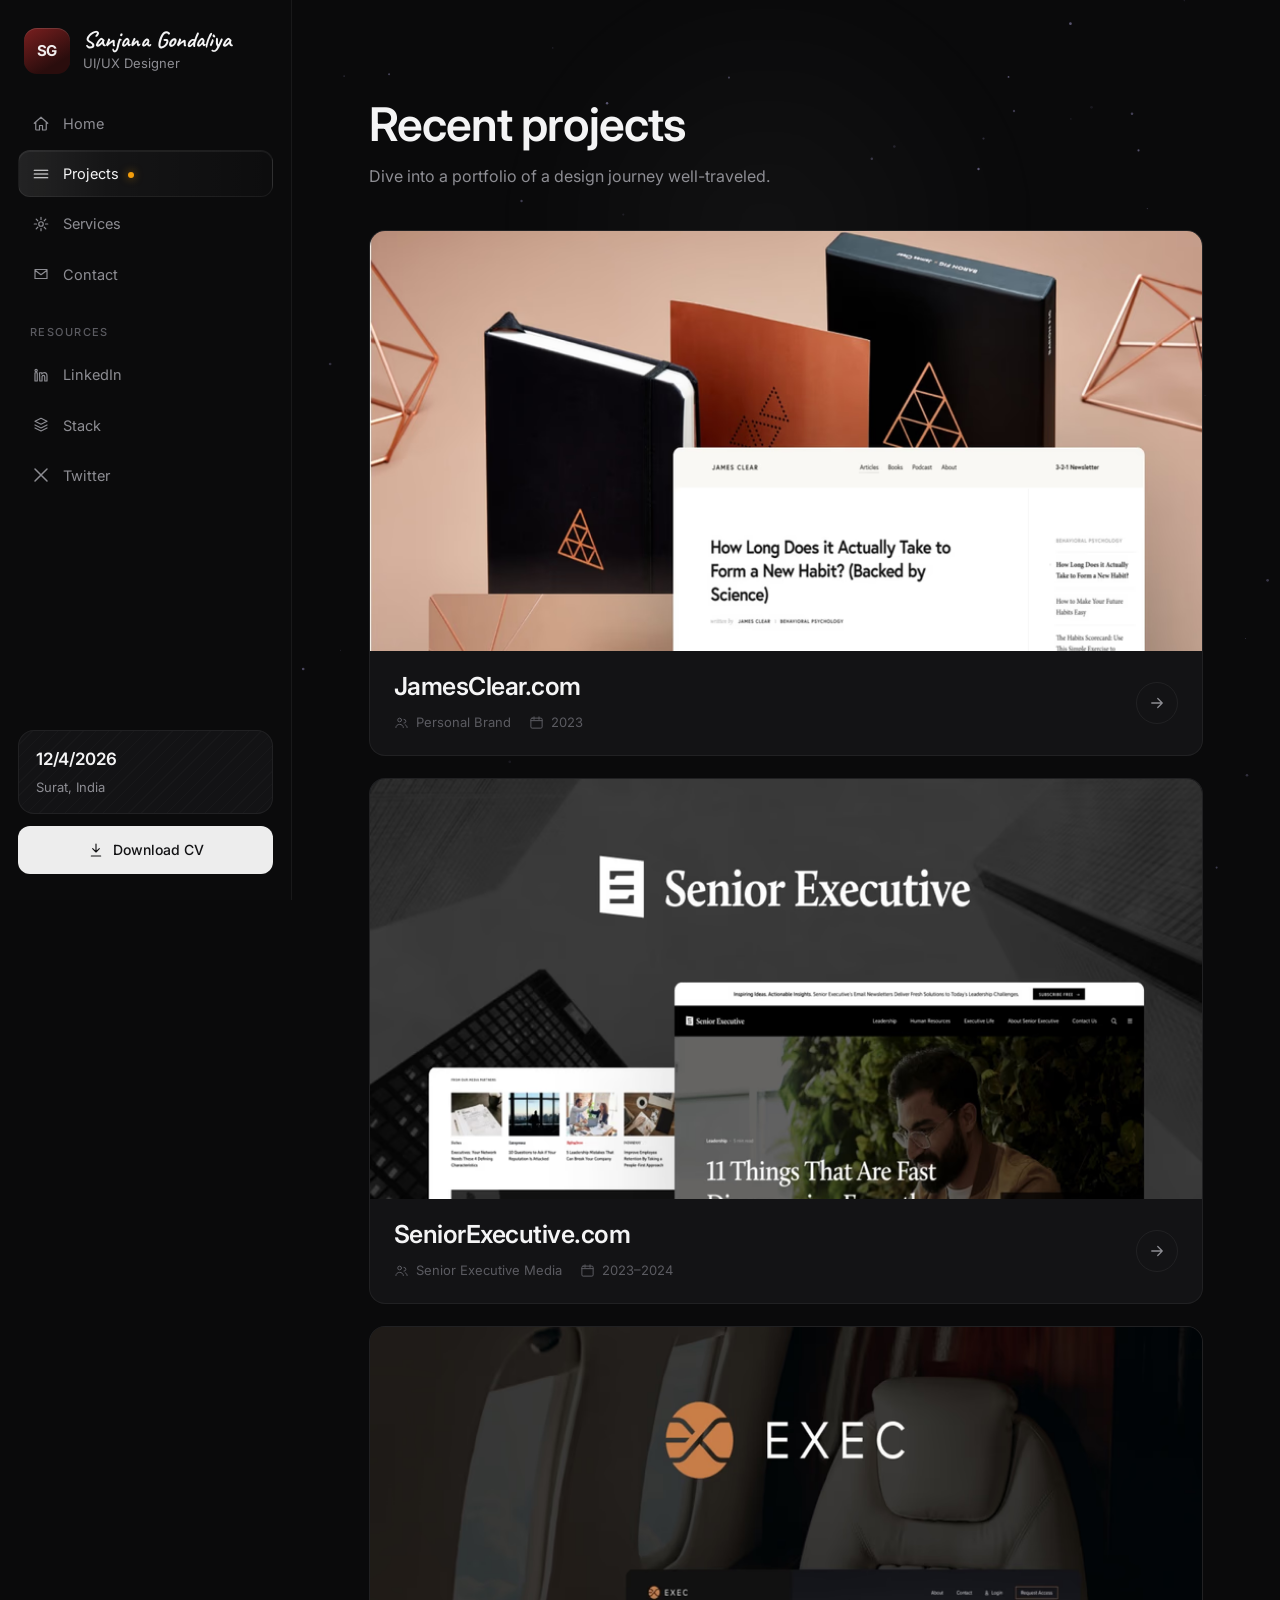
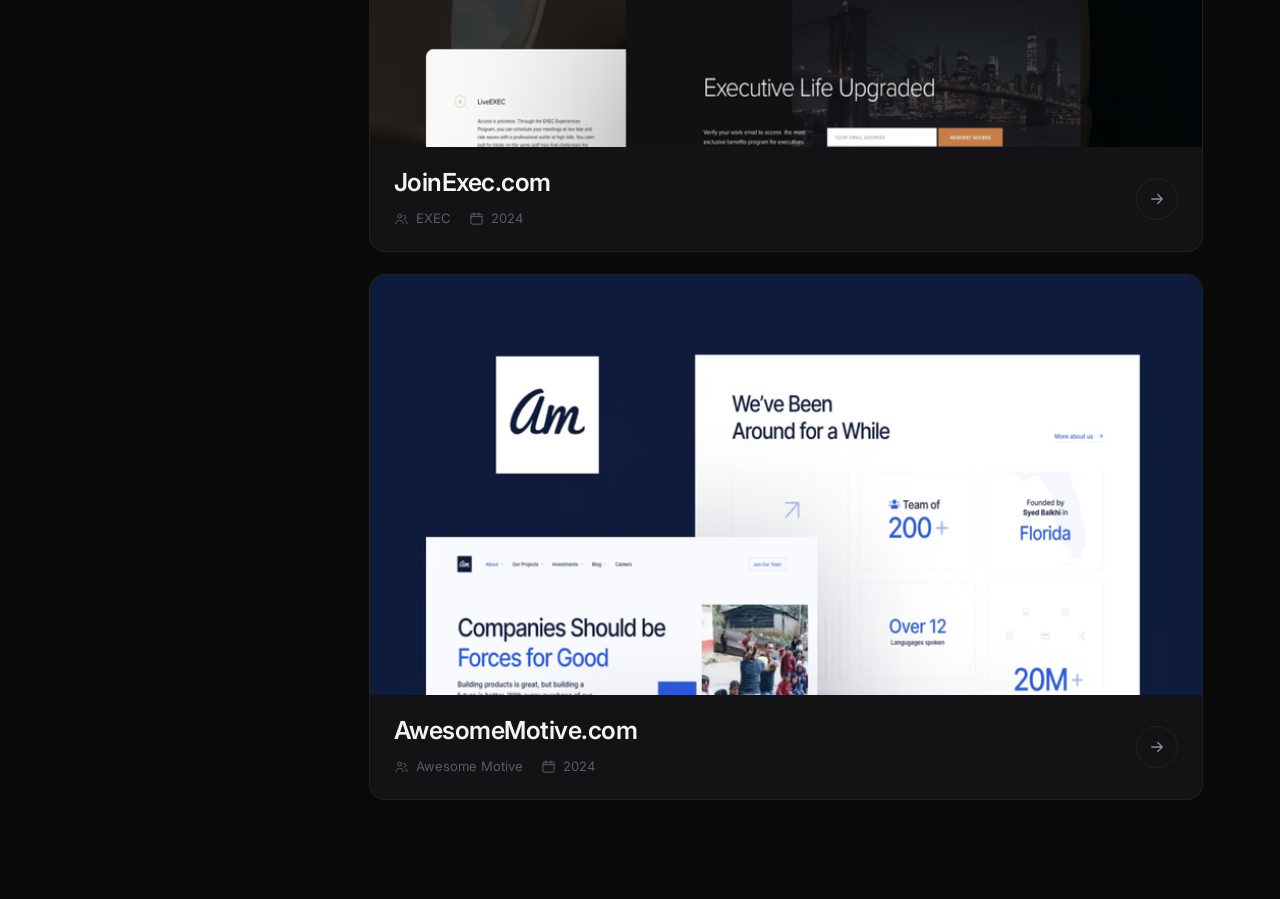
<file: projects.html>
<!doctype html>
<html lang="en">
<head>
  <meta charset="utf-8" />
  <meta name="viewport" content="width=device-width, initial-scale=1" />
  <title>Projects — Sanjana Gondaliya</title>
  <meta name="description" content="Recent projects by Sanjana Gondaliya — UI/UX Designer." />

  <link rel="preconnect" href="https://fonts.googleapis.com" />
  <link rel="preconnect" href="https://fonts.gstatic.com" crossorigin />
  <link href="https://fonts.googleapis.com/css2?family=Caveat:wght@600;700&family=Inter:wght@300;400;500;600;700;800&display=swap" rel="stylesheet" />
  <link rel="stylesheet" href="assets/css/style.css" />
</head>
<body data-page="projects">
  <canvas id="stars" aria-hidden="true"></canvas>

  <div class="scroll-progress" id="scrollProgress"></div>

  <header class="topbar">
    <div class="topbar__brand">
      <a href="index.html" style="display:flex;align-items:center;gap:10px;color:inherit">
        <span class="avatar avatar--sm">SG</span>
        <span>Sanjana Gondaliya</span>
      </a>
    </div>
    <button class="menu-toggle" id="menuToggle" aria-label="Toggle menu">
      <span></span><span></span><span></span>
    </button>
  </header>

  <div class="layout">
    <!-- ================= SIDEBAR ================= -->
    <aside class="sidebar" id="sidebar">
      <div class="sidebar__top">
        <a href="index.html" class="profile" style="text-decoration:none">
          <span class="avatar">SG</span>
          <div class="profile__meta">
            <h1 class="profile__name">Sanjana Gondaliya</h1>
            <p class="profile__role">UI/UX Designer</p>
          </div>
        </a>

        <nav class="nav" aria-label="Primary">
          <a href="index.html#home" class="nav__link">
            <svg viewBox="0 0 24 24"><path d="M3 11l9-8 9 8M5 9v10a1 1 0 001 1h4v-6h4v6h4a1 1 0 001-1V9"/></svg>
            <span>Home</span>
          </a>
          <a href="projects.html" class="nav__link is-active">
            <svg viewBox="0 0 24 24"><path d="M3 7h18M3 12h18M3 17h18"/></svg>
            <span>Projects</span>
          </a>
          <a href="services.html" class="nav__link">
            <svg viewBox="0 0 24 24"><circle cx="12" cy="12" r="3"/><path d="M12 3v3M12 18v3M3 12h3M18 12h3M5.6 5.6l2.1 2.1M16.3 16.3l2.1 2.1M18.4 5.6l-2.1 2.1M7.7 16.3l-2.1 2.1"/></svg>
            <span>Services</span>
          </a>
          <a href="contact.html" class="nav__link">
            <svg viewBox="0 0 24 24"><path d="M4 6h16v12H4zM4 7l8 6 8-6"/></svg>
            <span>Contact</span>
          </a>
        </nav>

        <p class="nav__heading">Resources</p>
        <nav class="nav nav--secondary" aria-label="Resources">
          <a href="https://www.linkedin.com/in/sanjana-gondaliya-984a4a1a5/" target="_blank" rel="noopener" class="nav__link">
            <svg viewBox="0 0 24 24"><path d="M4 9h3v11H4zM5.5 4.5a1.5 1.5 0 110 3 1.5 1.5 0 010-3zM10 9h3v1.6c.5-.9 1.6-1.8 3.3-1.8 3 0 3.7 1.8 3.7 4.6V20h-3v-5.4c0-1.3-.5-2.2-1.7-2.2-1 0-1.6.7-1.8 1.4-.1.2-.1.6-.1.9V20h-3z"/></svg>
            <span>LinkedIn</span>
          </a>
          <a href="stack.html" class="nav__link">
            <svg viewBox="0 0 24 24"><path d="M12 3l8 4-8 4-8-4 8-4zM4 12l8 4 8-4M4 16l8 4 8-4"/></svg>
            <span>Stack</span>
          </a>
          <a href="https://twitter.com" target="_blank" rel="noopener" class="nav__link">
            <svg viewBox="0 0 24 24"><path d="M4 4l16 16M20 4L4 20" stroke-width="2"/></svg>
            <span>Twitter</span>
          </a>
        </nav>
      </div>

      <div class="sidebar__bottom">
        <div class="locale-card">
          <div class="locale-card__date" id="liveDate">—</div>
          <div class="locale-card__loc">Surat, India</div>
        </div>
        <a href="contact.html" class="btn btn--block btn--light">
          <svg viewBox="0 0 24 24" class="btn__icon"><path d="M12 3v12M7 10l5 5 5-5M5 21h14"/></svg>
          Download CV
        </a>
      </div>
    </aside>

    <!-- ================= MAIN ================= -->
    <main class="main">
      <section class="section section--wide">
        <div class="page-head reveal">
          <h2 class="section__title">Recent projects</h2>
          <p class="section__sub">Dive into a portfolio of a design journey well-traveled.</p>
        </div>

        <div class="projects-list">
          <a class="project-row reveal" href="project.html?id=jamesclear" data-accent="violet">
            <div class="project-row__visual"><img class="card-photo" src="assets/img/jamesclear.jpg" alt="JamesClear.com" loading="lazy" onerror="this.remove()"><span class="project-card__mono">JC</span></div>
            <div class="project-row__body">
              <div class="project-row__text">
                <h3>JamesClear.com</h3>
                <div class="project-card__meta">
                  <span><svg viewBox="0 0 24 24"><circle cx="9" cy="8" r="3"/><path d="M3 20c0-3 3-5 6-5s6 2 6 5M16 7a3 3 0 010 6M21 20c0-2-1-3.5-3-4.2"/></svg> Personal Brand</span>
                  <span><svg viewBox="0 0 24 24"><rect x="3" y="5" width="18" height="16" rx="2"/><path d="M3 9h18M8 3v4M16 3v4"/></svg> 2023</span>
                </div>
              </div>
              <span class="project-row__arrow"><svg viewBox="0 0 24 24"><path d="M5 12h14M13 6l6 6-6 6"/></svg></span>
            </div>
          </a>

          <a class="project-row reveal" href="project.html?id=seniorexecutive" data-accent="blue">
            <div class="project-row__visual"><img class="card-photo" src="assets/img/seniorexecutive.jpg" alt="SeniorExecutive.com" loading="lazy" onerror="this.remove()"><span class="project-card__mono">SE</span></div>
            <div class="project-row__body">
              <div class="project-row__text">
                <h3>SeniorExecutive.com</h3>
                <div class="project-card__meta">
                  <span><svg viewBox="0 0 24 24"><circle cx="9" cy="8" r="3"/><path d="M3 20c0-3 3-5 6-5s6 2 6 5M16 7a3 3 0 010 6M21 20c0-2-1-3.5-3-4.2"/></svg> Senior Executive Media</span>
                  <span><svg viewBox="0 0 24 24"><rect x="3" y="5" width="18" height="16" rx="2"/><path d="M3 9h18M8 3v4M16 3v4"/></svg> 2023–2024</span>
                </div>
              </div>
              <span class="project-row__arrow"><svg viewBox="0 0 24 24"><path d="M5 12h14M13 6l6 6-6 6"/></svg></span>
            </div>
          </a>

          <a class="project-row reveal" href="project.html?id=joinexec" data-accent="amber">
            <div class="project-row__visual"><img class="card-photo" src="assets/img/joinexec.jpg" alt="JoinExec.com" loading="lazy" onerror="this.remove()"><span class="project-card__mono">EX</span></div>
            <div class="project-row__body">
              <div class="project-row__text">
                <h3>JoinExec.com</h3>
                <div class="project-card__meta">
                  <span><svg viewBox="0 0 24 24"><circle cx="9" cy="8" r="3"/><path d="M3 20c0-3 3-5 6-5s6 2 6 5M16 7a3 3 0 010 6M21 20c0-2-1-3.5-3-4.2"/></svg> EXEC</span>
                  <span><svg viewBox="0 0 24 24"><rect x="3" y="5" width="18" height="16" rx="2"/><path d="M3 9h18M8 3v4M16 3v4"/></svg> 2024</span>
                </div>
              </div>
              <span class="project-row__arrow"><svg viewBox="0 0 24 24"><path d="M5 12h14M13 6l6 6-6 6"/></svg></span>
            </div>
          </a>

          <a class="project-row reveal" href="project.html?id=awesomemotive" data-accent="green">
            <div class="project-row__visual"><img class="card-photo" src="assets/img/awesomemotive.jpg" alt="AwesomeMotive.com" loading="lazy" onerror="this.remove()"><span class="project-card__mono">AM</span></div>
            <div class="project-row__body">
              <div class="project-row__text">
                <h3>AwesomeMotive.com</h3>
                <div class="project-card__meta">
                  <span><svg viewBox="0 0 24 24"><circle cx="9" cy="8" r="3"/><path d="M3 20c0-3 3-5 6-5s6 2 6 5M16 7a3 3 0 010 6M21 20c0-2-1-3.5-3-4.2"/></svg> Awesome Motive</span>
                  <span><svg viewBox="0 0 24 24"><rect x="3" y="5" width="18" height="16" rx="2"/><path d="M3 9h18M8 3v4M16 3v4"/></svg> 2024</span>
                </div>
              </div>
              <span class="project-row__arrow"><svg viewBox="0 0 24 24"><path d="M5 12h14M13 6l6 6-6 6"/></svg></span>
            </div>
          </a>
        </div>
      </section>
    </main>
  </div>

  <script src="assets/js/main.js"></script>
</body>
</html>
</file>
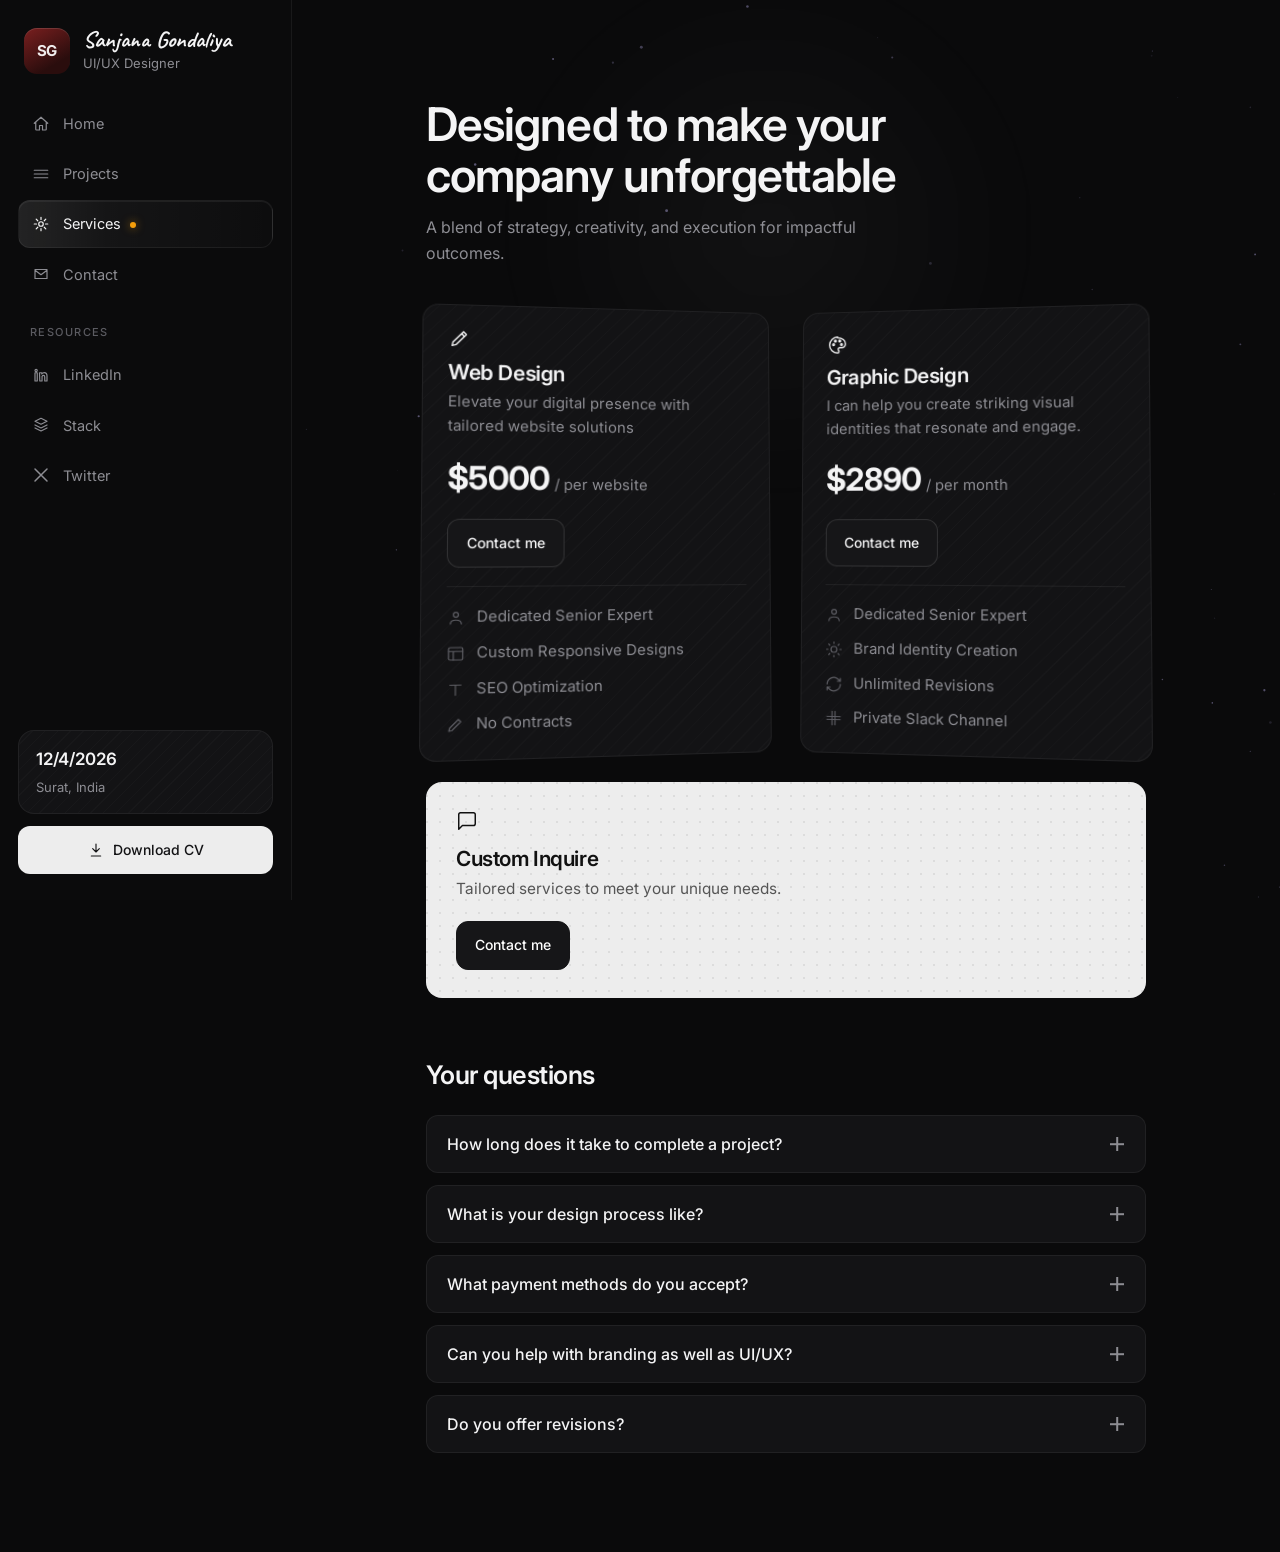
<file: services.html>
<!doctype html>
<html lang="en">
<head>
  <meta charset="utf-8" />
  <meta name="viewport" content="width=device-width, initial-scale=1" />
  <title>Services — Sanjana Gondaliya</title>
  <meta name="description" content="Design services & pricing by Sanjana Gondaliya — UI/UX Designer." />

  <link rel="preconnect" href="https://fonts.googleapis.com" />
  <link rel="preconnect" href="https://fonts.gstatic.com" crossorigin />
  <link href="https://fonts.googleapis.com/css2?family=Caveat:wght@600;700&family=Inter:wght@300;400;500;600;700;800&display=swap" rel="stylesheet" />
  <link rel="stylesheet" href="assets/css/style.css" />
</head>
<body data-page="services">
  <canvas id="stars" aria-hidden="true"></canvas>

  <div class="scroll-progress" id="scrollProgress"></div>

  <header class="topbar">
    <div class="topbar__brand">
      <a href="index.html" style="display:flex;align-items:center;gap:10px;color:inherit">
        <span class="avatar avatar--sm">SG</span>
        <span>Sanjana Gondaliya</span>
      </a>
    </div>
    <button class="menu-toggle" id="menuToggle" aria-label="Toggle menu">
      <span></span><span></span><span></span>
    </button>
  </header>

  <div class="layout">
    <!-- ================= SIDEBAR ================= -->
    <aside class="sidebar" id="sidebar">
      <div class="sidebar__top">
        <a href="index.html" class="profile" style="text-decoration:none">
          <span class="avatar">SG</span>
          <div class="profile__meta">
            <h1 class="profile__name">Sanjana Gondaliya</h1>
            <p class="profile__role">UI/UX Designer</p>
          </div>
        </a>

        <nav class="nav" aria-label="Primary">
          <a href="index.html#home" class="nav__link">
            <svg viewBox="0 0 24 24"><path d="M3 11l9-8 9 8M5 9v10a1 1 0 001 1h4v-6h4v6h4a1 1 0 001-1V9"/></svg>
            <span>Home</span>
          </a>
          <a href="projects.html" class="nav__link">
            <svg viewBox="0 0 24 24"><path d="M3 7h18M3 12h18M3 17h18"/></svg>
            <span>Projects</span>
          </a>
          <a href="services.html" class="nav__link is-active">
            <svg viewBox="0 0 24 24"><circle cx="12" cy="12" r="3"/><path d="M12 3v3M12 18v3M3 12h3M18 12h3M5.6 5.6l2.1 2.1M16.3 16.3l2.1 2.1M18.4 5.6l-2.1 2.1M7.7 16.3l-2.1 2.1"/></svg>
            <span>Services</span>
          </a>
          <a href="contact.html" class="nav__link">
            <svg viewBox="0 0 24 24"><path d="M4 6h16v12H4zM4 7l8 6 8-6"/></svg>
            <span>Contact</span>
          </a>
        </nav>

        <p class="nav__heading">Resources</p>
        <nav class="nav nav--secondary" aria-label="Resources">
          <a href="https://www.linkedin.com/in/sanjana-gondaliya-984a4a1a5/" target="_blank" rel="noopener" class="nav__link">
            <svg viewBox="0 0 24 24"><path d="M4 9h3v11H4zM5.5 4.5a1.5 1.5 0 110 3 1.5 1.5 0 010-3zM10 9h3v1.6c.5-.9 1.6-1.8 3.3-1.8 3 0 3.7 1.8 3.7 4.6V20h-3v-5.4c0-1.3-.5-2.2-1.7-2.2-1 0-1.6.7-1.8 1.4-.1.2-.1.6-.1.9V20h-3z"/></svg>
            <span>LinkedIn</span>
          </a>
          <a href="stack.html" class="nav__link">
            <svg viewBox="0 0 24 24"><path d="M12 3l8 4-8 4-8-4 8-4zM4 12l8 4 8-4M4 16l8 4 8-4"/></svg>
            <span>Stack</span>
          </a>
          <a href="https://twitter.com" target="_blank" rel="noopener" class="nav__link">
            <svg viewBox="0 0 24 24"><path d="M4 4l16 16M20 4L4 20" stroke-width="2"/></svg>
            <span>Twitter</span>
          </a>
        </nav>
      </div>

      <div class="sidebar__bottom">
        <div class="locale-card">
          <div class="locale-card__date" id="liveDate">—</div>
          <div class="locale-card__loc">Surat, India</div>
        </div>
        <a href="contact.html" class="btn btn--block btn--light">
          <svg viewBox="0 0 24 24" class="btn__icon"><path d="M12 3v12M7 10l5 5 5-5M5 21h14"/></svg>
          Download CV
        </a>
      </div>
    </aside>

    <!-- ================= MAIN ================= -->
    <main class="main">
      <section class="section section--services">
        <div class="page-head reveal">
          <h2 class="section__title">Designed to make your<br>company unforgettable</h2>
          <p class="section__sub">A blend of strategy, creativity, and execution for impactful outcomes.</p>
        </div>

        <!-- Pricing -->
        <div class="pricing">
          <article class="price-card">
            <span class="price-card__icon">
              <svg viewBox="0 0 24 24"><path d="M4 20l1-4L16 5l3 3L8 19l-4 1zM14 7l3 3"/></svg>
            </span>
            <h3>Web Design</h3>
            <p class="price-card__desc">Elevate your digital presence with tailored website solutions</p>
            <div class="price-card__price"><strong>$5000</strong> <span>/ per website</span></div>
            <a href="contact.html" class="btn btn--cta price-card__cta">Contact me</a>
            <ul class="price-card__list">
              <li><svg viewBox="0 0 24 24"><circle cx="12" cy="8" r="3.2"/><path d="M5 20c0-3.3 3-5 7-5s7 1.7 7 5"/></svg> Dedicated Senior Expert</li>
              <li><svg viewBox="0 0 24 24"><rect x="3" y="4" width="18" height="16" rx="2"/><path d="M3 9h18M9 9v11"/></svg> Custom Responsive Designs</li>
              <li><svg viewBox="0 0 24 24"><path d="M5 6h14M12 6v13"/></svg> SEO Optimization</li>
              <li><svg viewBox="0 0 24 24"><path d="M4 20l1-4L16 5l3 3L8 19l-4 1z"/></svg> No Contracts</li>
            </ul>
          </article>

          <article class="price-card">
            <span class="price-card__icon">
              <svg viewBox="0 0 24 24"><path d="M12 3a9 9 0 100 18c1 0 1.7-.8 1.7-1.7 0-.5-.2-.9-.5-1.2-.3-.4-.5-.8-.5-1.3 0-1 .8-1.8 1.8-1.8H17a4 4 0 004-4c0-3.9-3.6-7-9-7z"/><circle cx="7.5" cy="11.5" r="1"/><circle cx="9.5" cy="7.5" r="1"/><circle cx="14.5" cy="7.5" r="1"/><circle cx="16.5" cy="11.5" r="1"/></svg>
            </span>
            <h3>Graphic Design</h3>
            <p class="price-card__desc">I can help you create striking visual identities that resonate and engage.</p>
            <div class="price-card__price"><strong>$2890</strong> <span>/ per month</span></div>
            <a href="contact.html" class="btn btn--cta price-card__cta">Contact me</a>
            <ul class="price-card__list">
              <li><svg viewBox="0 0 24 24"><circle cx="12" cy="8" r="3.2"/><path d="M5 20c0-3.3 3-5 7-5s7 1.7 7 5"/></svg> Dedicated Senior Expert</li>
              <li><svg viewBox="0 0 24 24"><circle cx="12" cy="12" r="4"/><path d="M12 2v2M12 20v2M2 12h2M20 12h2M5 5l1.5 1.5M17.5 17.5L19 19M19 5l-1.5 1.5M6.5 17.5L5 19"/></svg> Brand Identity Creation</li>
              <li><svg viewBox="0 0 24 24"><path d="M3 12a9 9 0 0115-6.7L21 8M21 12a9 9 0 01-15 6.7L3 16M21 4v4h-4M3 20v-4h4"/></svg> Unlimited Revisions</li>
              <li><svg viewBox="0 0 24 24"><path d="M10 3v18M14 3v18M3 10h18M3 14h18"/></svg> Private Slack Channel</li>
            </ul>
          </article>
        </div>

        <!-- Custom inquire -->
        <article class="custom-card reveal">
          <span class="custom-card__icon">
            <svg viewBox="0 0 24 24"><path d="M21 15a2 2 0 01-2 2H7l-4 4V5a2 2 0 012-2h14a2 2 0 012 2z"/></svg>
          </span>
          <h3>Custom Inquire</h3>
          <p>Tailored services to meet your unique needs.</p>
          <a href="contact.html" class="btn custom-card__cta">Contact me</a>
        </article>

        <!-- FAQ -->
        <div class="faq">
          <h3 class="faq__title reveal">Your questions</h3>

          <div class="faq__list">
            <div class="faq-item reveal">
              <button class="faq-item__q" aria-expanded="false">
                How long does it take to complete a project?
                <span class="faq-item__icon"></span>
              </button>
              <div class="faq-item__a"><p>Most projects run between 2–6 weeks depending on scope. Landing pages are quicker; full product designs and design systems take longer. You'll always get a clear timeline up front.</p></div>
            </div>

            <div class="faq-item reveal">
              <button class="faq-item__q" aria-expanded="false">
                What is your design process like?
                <span class="faq-item__icon"></span>
              </button>
              <div class="faq-item__a"><p>Discovery → research → wireframes → high-fidelity UI → prototype → handoff. It's collaborative and iterative, with regular check-ins so you're never surprised by the result.</p></div>
            </div>

            <div class="faq-item reveal">
              <button class="faq-item__q" aria-expanded="false">
                What payment methods do you accept?
                <span class="faq-item__icon"></span>
              </button>
              <div class="faq-item__a"><p>Bank transfer, UPI, and major cards via secure invoicing. Project work is typically split 50% upfront and 50% on delivery; subscriptions are billed monthly.</p></div>
            </div>

            <div class="faq-item reveal">
              <button class="faq-item__q" aria-expanded="false">
                Can you help with branding as well as UI/UX?
                <span class="faq-item__icon"></span>
              </button>
              <div class="faq-item__a"><p>Absolutely. Alongside product and web design I create visual identities, design systems, and brand guidelines so everything feels cohesive across every touchpoint.</p></div>
            </div>

            <div class="faq-item reveal">
              <button class="faq-item__q" aria-expanded="false">
                Do you offer revisions?
                <span class="faq-item__icon"></span>
              </button>
              <div class="faq-item__a"><p>Yes — project packages include multiple revision rounds, and the design subscription comes with unlimited revisions so we can refine until it's right.</p></div>
            </div>
          </div>
        </div>
      </section>
    </main>
  </div>

  <script src="assets/js/main.js"></script>
</body>
</html>
</file>
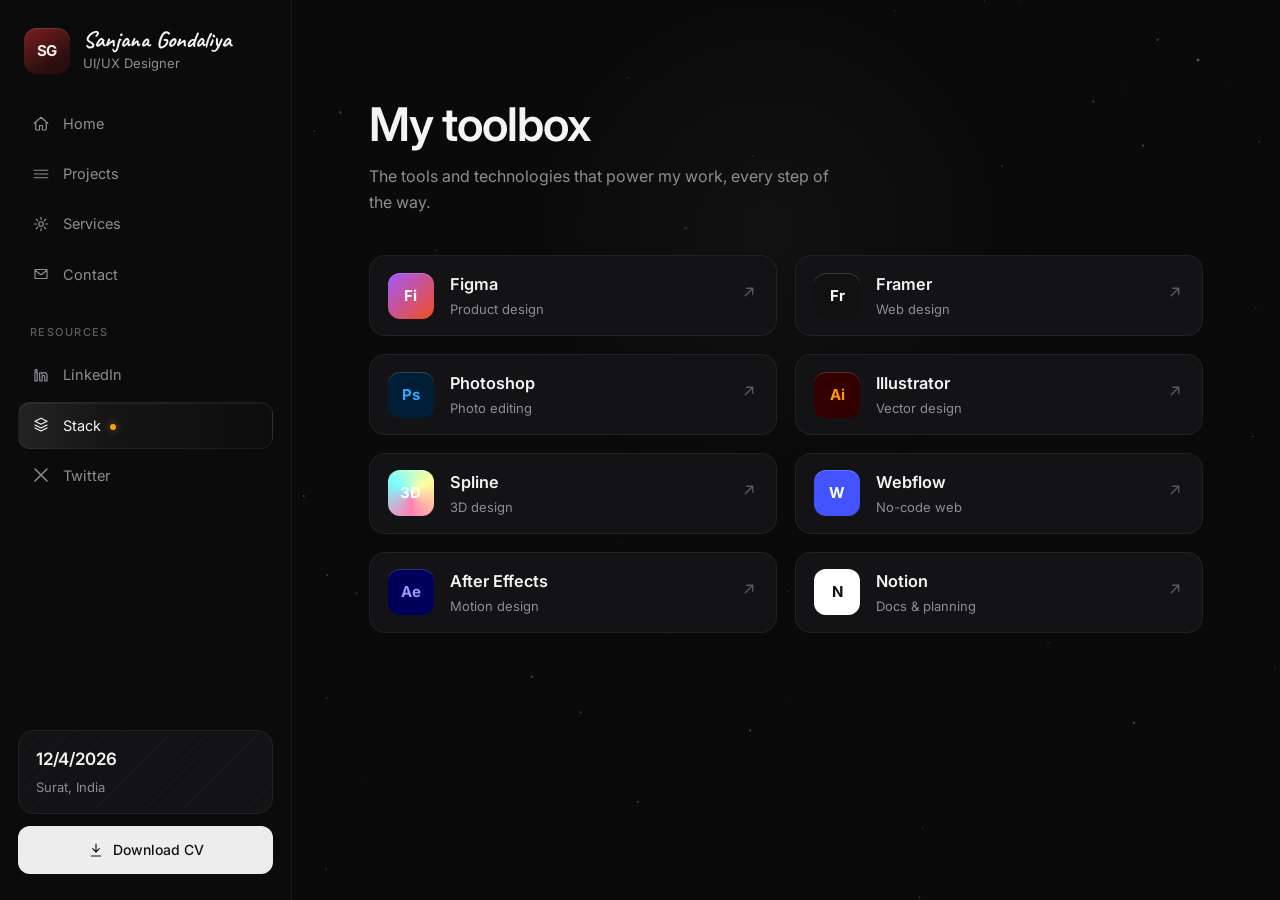
<file: stack.html>
<!doctype html>
<html lang="en">
<head>
  <meta charset="utf-8" />
  <meta name="viewport" content="width=device-width, initial-scale=1" />
  <title>Stack — Sanjana Gondaliya</title>
  <meta name="description" content="The tools & technologies Sanjana Gondaliya uses every day." />

  <link rel="preconnect" href="https://fonts.googleapis.com" />
  <link rel="preconnect" href="https://fonts.gstatic.com" crossorigin />
  <link href="https://fonts.googleapis.com/css2?family=Caveat:wght@600;700&family=Inter:wght@300;400;500;600;700;800&display=swap" rel="stylesheet" />
  <link rel="stylesheet" href="assets/css/style.css" />
</head>
<body data-page="stack">
  <canvas id="stars" aria-hidden="true"></canvas>

  <div class="scroll-progress" id="scrollProgress"></div>

  <header class="topbar">
    <div class="topbar__brand">
      <a href="index.html" style="display:flex;align-items:center;gap:10px;color:inherit">
        <span class="avatar avatar--sm">SG</span>
        <span>Sanjana Gondaliya</span>
      </a>
    </div>
    <button class="menu-toggle" id="menuToggle" aria-label="Toggle menu">
      <span></span><span></span><span></span>
    </button>
  </header>

  <div class="layout">
    <!-- ================= SIDEBAR ================= -->
    <aside class="sidebar" id="sidebar">
      <div class="sidebar__top">
        <a href="index.html" class="profile" style="text-decoration:none">
          <span class="avatar">SG</span>
          <div class="profile__meta">
            <h1 class="profile__name">Sanjana Gondaliya</h1>
            <p class="profile__role">UI/UX Designer</p>
          </div>
        </a>

        <nav class="nav" aria-label="Primary">
          <a href="index.html#home" class="nav__link">
            <svg viewBox="0 0 24 24"><path d="M3 11l9-8 9 8M5 9v10a1 1 0 001 1h4v-6h4v6h4a1 1 0 001-1V9"/></svg>
            <span>Home</span>
          </a>
          <a href="projects.html" class="nav__link">
            <svg viewBox="0 0 24 24"><path d="M3 7h18M3 12h18M3 17h18"/></svg>
            <span>Projects</span>
          </a>
          <a href="services.html" class="nav__link">
            <svg viewBox="0 0 24 24"><circle cx="12" cy="12" r="3"/><path d="M12 3v3M12 18v3M3 12h3M18 12h3M5.6 5.6l2.1 2.1M16.3 16.3l2.1 2.1M18.4 5.6l-2.1 2.1M7.7 16.3l-2.1 2.1"/></svg>
            <span>Services</span>
          </a>
          <a href="contact.html" class="nav__link">
            <svg viewBox="0 0 24 24"><path d="M4 6h16v12H4zM4 7l8 6 8-6"/></svg>
            <span>Contact</span>
          </a>
        </nav>

        <p class="nav__heading">Resources</p>
        <nav class="nav nav--secondary" aria-label="Resources">
          <a href="https://www.linkedin.com/in/sanjana-gondaliya-984a4a1a5/" target="_blank" rel="noopener" class="nav__link">
            <svg viewBox="0 0 24 24"><path d="M4 9h3v11H4zM5.5 4.5a1.5 1.5 0 110 3 1.5 1.5 0 010-3zM10 9h3v1.6c.5-.9 1.6-1.8 3.3-1.8 3 0 3.7 1.8 3.7 4.6V20h-3v-5.4c0-1.3-.5-2.2-1.7-2.2-1 0-1.6.7-1.8 1.4-.1.2-.1.6-.1.9V20h-3z"/></svg>
            <span>LinkedIn</span>
          </a>
          <a href="stack.html" class="nav__link is-active">
            <svg viewBox="0 0 24 24"><path d="M12 3l8 4-8 4-8-4 8-4zM4 12l8 4 8-4M4 16l8 4 8-4"/></svg>
            <span>Stack</span>
          </a>
          <a href="https://twitter.com" target="_blank" rel="noopener" class="nav__link">
            <svg viewBox="0 0 24 24"><path d="M4 4l16 16M20 4L4 20" stroke-width="2"/></svg>
            <span>Twitter</span>
          </a>
        </nav>
      </div>

      <div class="sidebar__bottom">
        <div class="locale-card">
          <div class="locale-card__date" id="liveDate">—</div>
          <div class="locale-card__loc">Surat, India</div>
        </div>
        <a href="contact.html" class="btn btn--block btn--light">
          <svg viewBox="0 0 24 24" class="btn__icon"><path d="M12 3v12M7 10l5 5 5-5M5 21h14"/></svg>
          Download CV
        </a>
      </div>
    </aside>

    <!-- ================= MAIN ================= -->
    <main class="main">
      <section class="section section--wide">
        <div class="page-head reveal">
          <h2 class="section__title">My toolbox</h2>
          <p class="section__sub">The tools and technologies that power my work, every step of the way.</p>
        </div>

        <div class="tool-grid">
          <a class="tool-card reveal" href="https://www.figma.com" target="_blank" rel="noopener">
            <span class="tool-card__icon" style="background:linear-gradient(135deg,#a259ff,#f24e1e)">Fi</span>
            <span class="tool-card__text">
              <span class="tool-card__name">Figma</span>
              <span class="tool-card__cat">Product design</span>
            </span>
            <span class="tool-card__arrow"><svg viewBox="0 0 24 24"><path d="M7 17L17 7M9 7h8v8"/></svg></span>
          </a>

          <a class="tool-card reveal" href="https://www.framer.com" target="_blank" rel="noopener">
            <span class="tool-card__icon" style="background:#111">Fr</span>
            <span class="tool-card__text">
              <span class="tool-card__name">Framer</span>
              <span class="tool-card__cat">Web design</span>
            </span>
            <span class="tool-card__arrow"><svg viewBox="0 0 24 24"><path d="M7 17L17 7M9 7h8v8"/></svg></span>
          </a>

          <a class="tool-card reveal" href="https://www.adobe.com/products/photoshop.html" target="_blank" rel="noopener">
            <span class="tool-card__icon" style="background:#001e36;color:#31a8ff">Ps</span>
            <span class="tool-card__text">
              <span class="tool-card__name">Photoshop</span>
              <span class="tool-card__cat">Photo editing</span>
            </span>
            <span class="tool-card__arrow"><svg viewBox="0 0 24 24"><path d="M7 17L17 7M9 7h8v8"/></svg></span>
          </a>

          <a class="tool-card reveal" href="https://www.adobe.com/products/illustrator.html" target="_blank" rel="noopener">
            <span class="tool-card__icon" style="background:#330000;color:#ff9a00">Ai</span>
            <span class="tool-card__text">
              <span class="tool-card__name">Illustrator</span>
              <span class="tool-card__cat">Vector design</span>
            </span>
            <span class="tool-card__arrow"><svg viewBox="0 0 24 24"><path d="M7 17L17 7M9 7h8v8"/></svg></span>
          </a>

          <a class="tool-card reveal" href="https://spline.design" target="_blank" rel="noopener">
            <span class="tool-card__icon" style="background:conic-gradient(from 180deg,#ff7eb3,#7afcff,#feff9c,#ff7eb3)">3D</span>
            <span class="tool-card__text">
              <span class="tool-card__name">Spline</span>
              <span class="tool-card__cat">3D design</span>
            </span>
            <span class="tool-card__arrow"><svg viewBox="0 0 24 24"><path d="M7 17L17 7M9 7h8v8"/></svg></span>
          </a>

          <a class="tool-card reveal" href="https://webflow.com" target="_blank" rel="noopener">
            <span class="tool-card__icon" style="background:#4353ff">W</span>
            <span class="tool-card__text">
              <span class="tool-card__name">Webflow</span>
              <span class="tool-card__cat">No-code web</span>
            </span>
            <span class="tool-card__arrow"><svg viewBox="0 0 24 24"><path d="M7 17L17 7M9 7h8v8"/></svg></span>
          </a>

          <a class="tool-card reveal" href="https://www.adobe.com/products/aftereffects.html" target="_blank" rel="noopener">
            <span class="tool-card__icon" style="background:#00005b;color:#9999ff">Ae</span>
            <span class="tool-card__text">
              <span class="tool-card__name">After Effects</span>
              <span class="tool-card__cat">Motion design</span>
            </span>
            <span class="tool-card__arrow"><svg viewBox="0 0 24 24"><path d="M7 17L17 7M9 7h8v8"/></svg></span>
          </a>

          <a class="tool-card reveal" href="https://www.notion.so" target="_blank" rel="noopener">
            <span class="tool-card__icon" style="background:#fff;color:#111">N</span>
            <span class="tool-card__text">
              <span class="tool-card__name">Notion</span>
              <span class="tool-card__cat">Docs &amp; planning</span>
            </span>
            <span class="tool-card__arrow"><svg viewBox="0 0 24 24"><path d="M7 17L17 7M9 7h8v8"/></svg></span>
          </a>
        </div>
      </section>
    </main>
  </div>

  <script src="assets/js/main.js"></script>
</body>
</html>
</file>
<file: assets/css/style.css>
/* =====================================================
   Sanjana Gondaliya — Portfolio
   Monochrome dark sidebar theme (Framer-style) · animated
   ===================================================== */

:root {
  --bg:           #0a0a0b;
  --sidebar-bg:   #0b0b0c;
  --panel:        #131315;
  --panel-2:      #161618;
  --nav-active:   #1b1b1e;
  --line:         rgba(255, 255, 255, 0.06);
  --line-strong:  rgba(255, 255, 255, 0.12);
  --text:         #f4f4f5;
  --text-dim:     #8d8d93;
  --text-faint:   #5b5b61;
  --dot:          #f59e0b;       /* active orange dot */
  --cv-bg:        #ededed;
  --cv-text:      #131315;
  --radius:       16px;
  --radius-sm:    12px;
  --sidebar-w:    292px;
  --ease:         cubic-bezier(.22, 1, .36, 1);
}

* { margin: 0; padding: 0; box-sizing: border-box; }

html { scroll-behavior: smooth; }

body {
  font-family: 'Inter', system-ui, sans-serif;
  background: var(--bg);
  color: var(--text);
  line-height: 1.6;
  -webkit-font-smoothing: antialiased;
  overflow-x: hidden;
}

h1, h2, h3 { font-weight: 600; line-height: 1.1; letter-spacing: -0.02em; }
a { color: inherit; text-decoration: none; }
::selection { background: #2a2a2e; color: #fff; }

/* Background canvas + faint glow ----------------------------- */
#stars {
  position: fixed; inset: 0;
  width: 100%; height: 100%;
  z-index: -2; opacity: 0.5;
}
body::before {
  content: ""; position: fixed; z-index: -1;
  top: -10%; left: 35%;
  width: 50vw; height: 50vw;
  background: radial-gradient(circle, rgba(255,255,255,0.035), transparent 60%);
  filter: blur(30px); pointer-events: none;
}

/* Animated shooting stars — confined to the hero background -- */
.sky { position: absolute; inset: 0; z-index: 0; overflow: hidden; pointer-events: none; }
.meteor {
  position: absolute;
  width: 2px; height: 2px; border-radius: 50%;
  background: rgba(255,255,255,.7);
  box-shadow: 0 0 4px 1px rgba(255,255,255,.25);
  opacity: 0;
  transform: rotate(-28deg) translateX(0);
  animation: shoot linear infinite;
}
/* the streaking tail, trailing behind the head */
.meteor::before {
  content: ""; position: absolute; top: 50%; left: 2px;
  width: 130px; height: 1px; transform: translateY(-50%);
  background: linear-gradient(90deg, rgba(255,255,255,.3), rgba(255,255,255,0));
  border-radius: 2px;
}
@keyframes shoot {
  0%   { opacity: 0; transform: rotate(-28deg) translateX(0); }
  6%   { opacity: .55; }
  72%  { opacity: .55; }
  100% { opacity: 0; transform: rotate(-28deg) translateX(-720px); }
}
.meteor:nth-child(1) { top: 6%;  left: 55%; animation-duration: 6s;   animation-delay: 0s;   }
.meteor:nth-child(2) { top: 2%;  left: 80%; animation-duration: 7.5s; animation-delay: 2.6s; }
.meteor:nth-child(3) { top: 18%; left: 92%; animation-duration: 6.5s; animation-delay: 5s;   }
.meteor:nth-child(4) { top: 38%; left: 72%; animation-duration: 8s;   animation-delay: 7.5s; }
.meteor:nth-child(5) { top: 12%; left: 40%; animation-duration: 7s;   animation-delay: 10s;  }
.meteor:nth-child(6) { top: 28%; left: 62%; animation-duration: 8s;   animation-delay: 13s;  }

/* Scroll progress ------------------------------------------- */
.scroll-progress {
  position: fixed; top: 0; left: 0; height: 2px; width: 0;
  background: rgba(255,255,255,.5);
  z-index: 100; transition: width .1s linear;
}

/* Layout ----------------------------------------------------- */
.layout { display: flex; min-height: 100vh; }

/* ================= SIDEBAR ================= */
.sidebar {
  position: fixed; top: 0; left: 0;
  width: var(--sidebar-w); height: 100vh;
  display: flex; flex-direction: column; justify-content: space-between;
  padding: 26px 18px;
  background: var(--sidebar-bg);
  border-right: 1px solid var(--line);
  z-index: 40;
  transition: transform .4s var(--ease);
}

.profile { display: flex; align-items: center; gap: 13px; padding: 2px 6px 26px; }
.profile__name {
  font-family: 'Caveat', cursive;
  font-size: 23px; font-weight: 700; line-height: 1.05;
  letter-spacing: 0; color: var(--text);
}
.profile__role { font-size: 13px; color: var(--text-dim); margin-top: 1px; }

.avatar {
  display: grid; place-items: center;
  width: 46px; height: 46px; flex-shrink: 0;
  border-radius: 13px;
  background: linear-gradient(150deg, #7a1f1f, #2a0d0d 75%);
  color: rgba(255,255,255,.92); font-weight: 700; font-size: 15px;
  letter-spacing: -0.01em;
  box-shadow: inset 0 1px 0 rgba(255,255,255,.12);
}
.avatar--sm { width: 30px; height: 30px; border-radius: 9px; font-size: 12px; }

/* Nav */
.nav { display: flex; flex-direction: column; gap: 3px; }
.nav--secondary { margin-bottom: 4px; }
.nav__heading {
  font-size: 11px; text-transform: uppercase; letter-spacing: .13em;
  color: var(--text-faint); margin: 26px 12px 10px; font-weight: 500;
}
.nav__link {
  display: flex; align-items: center; gap: 13px;
  padding: 11px 13px; border-radius: var(--radius-sm);
  border: 1px solid transparent;
  color: var(--text-dim); font-size: 14.5px; font-weight: 400;
  position: relative; transition: color .2s, background .2s, border-color .2s;
}
.nav__link svg {
  width: 18px; height: 18px; flex-shrink: 0;
  fill: none; stroke: currentColor; stroke-width: 1.6;
  stroke-linecap: round; stroke-linejoin: round;
}
.nav__link:hover { color: var(--text); background: rgba(255,255,255,.03); }
.nav__link.is-active {
  color: var(--text);
  background: linear-gradient(90deg, rgba(255,255,255,.10) 0%, rgba(255,255,255,.045) 35%, rgba(255,255,255,.012) 100%);
  border: 1px solid rgba(255,255,255,.06);
  box-shadow: inset 0 1px 0 rgba(255,255,255,.06);
}
.nav__link.is-active span::after {
  content: ""; display: inline-block;
  width: 6px; height: 6px; margin-left: 9px; border-radius: 50%;
  background: var(--dot); vertical-align: middle;
  box-shadow: 0 0 8px rgba(245,158,11,.6);
}

/* Sidebar bottom */
.sidebar__bottom { display: flex; flex-direction: column; gap: 12px; }
.locale-card {
  background: var(--panel);
  border: 1px solid var(--line);
  border-radius: var(--radius);
  padding: 15px 17px; position: relative; overflow: hidden;
}
.locale-card::before {
  content: ""; position: absolute; inset: 0;
  background: repeating-linear-gradient(135deg, rgba(255,255,255,.02) 0 1px, transparent 1px 9px);
  pointer-events: none;
}
.locale-card__date { font-size: 17px; font-weight: 600; letter-spacing: -0.01em; position: relative; }
.locale-card__loc { font-size: 13px; color: var(--text-dim); margin-top: 4px; position: relative; }

/* Buttons ---------------------------------------------------- */
.btn {
  display: inline-flex; align-items: center; justify-content: center; gap: 9px;
  padding: 12px 18px; border-radius: var(--radius-sm);
  font-size: 14px; font-weight: 500; cursor: pointer;
  border: 1px solid var(--line-strong); background: var(--panel-2); color: var(--text);
  transition: transform .2s var(--ease), background .2s, border-color .2s, box-shadow .3s;
}
.btn__icon { width: 16px; height: 16px; fill: none; stroke: currentColor; stroke-width: 1.7; stroke-linecap: round; stroke-linejoin: round; }
.btn--block { width: 100%; }

/* dark "Contact me" pill */
.btn--cta { background: var(--panel-2); border-color: var(--line-strong); }
.btn--cta:hover { transform: translateY(-2px); background: #202024; }

/* light "Download CV" / primary action */
.btn--light { background: var(--cv-bg); color: var(--cv-text); border-color: transparent; }
.btn--light:hover { transform: translateY(-2px); background: #fff; box-shadow: 0 10px 26px rgba(0,0,0,.4); }
.btn--lg { padding: 15px 24px; font-size: 15px; }

/* ================= MAIN ================= */
.main {
  margin-left: var(--sidebar-w);
  flex: 1; width: calc(100% - var(--sidebar-w));
  padding: 0 clamp(28px, 6vw, 88px);
  position: relative;
}
/* Default sections are centered */
.section { max-width: 880px; margin: 0 auto; padding: clamp(70px, 11vh, 110px) 0; border-bottom: 1px solid var(--line); }
.section:last-child { border-bottom: none; }

/* Intro column — centered in the main area like the reference */
.hero {
  max-width: 600px; margin: 0 auto; position: relative;
}
/* faint right-side guide line — intro only */
.hero::after {
  content: ""; position: absolute; top: 0; bottom: 0;
  left: calc(100% + clamp(32px, 6vw, 96px)); width: 1px;
  background: var(--line); pointer-events: none;
}

/* Hero ------------------------------------------------------- */
.hero {
  min-height: 100vh; display: flex; flex-direction: column;
  justify-content: center; gap: clamp(40px, 9vh, 96px);
  padding-top: clamp(56px, 9vh, 88px);
  padding-bottom: clamp(28px, 5vh, 52px);
}
.hero__inner { display: flex; flex-direction: column; position: relative; z-index: 1; }
.hero__badge {
  display: inline-flex; align-items: center; gap: 11px; align-self: flex-start;
  font-size: 13.5px; color: var(--text-dim); margin-bottom: 24px; max-width: 90%;
}
.badge-avatar {
  display: grid; place-items: center; flex-shrink: 0;
  width: 26px; height: 26px; border-radius: 50%;
  background: linear-gradient(150deg, #555, #222);
  color: #ddd; font-size: 9px; font-weight: 700;
  box-shadow: inset 0 1px 0 rgba(255,255,255,.15);
}
.hero__title {
  font-size: clamp(2rem, 3.9vw, 3.05rem); font-weight: 600;
  letter-spacing: -0.025em; line-height: 1.09;
  max-width: 14ch; margin-bottom: 20px; color: var(--text);
}
.grad {
  background: linear-gradient(110deg, #cfcfd2 0%, #6f6f76 45%, #3a3a40 100%);
  -webkit-background-clip: text; background-clip: text; color: transparent;
}
.hero__lead { font-size: clamp(.96rem, 1.4vw, 1.08rem); color: var(--text-dim); max-width: 40ch; margin-bottom: 28px; }
.hero__actions { display: flex; align-items: center; gap: 20px; flex-wrap: wrap; }
.hero__time {
  font-weight: 500; font-size: 15px;
  color: var(--text); font-variant-numeric: tabular-nums;
}

.trusted { position: relative; z-index: 1; }
.trusted__label { font-size: 15px; color: var(--text-dim); margin-bottom: 18px; font-weight: 500; }
.trusted__logos { display: flex; gap: 38px; flex-wrap: wrap; align-items: center; }
.trusted__logos span {
  font-weight: 600; font-size: 16px; letter-spacing: -0.01em;
  color: var(--text-faint); opacity: .8; transition: color .3s, opacity .3s;
}
.trusted__logos span:hover { color: var(--text-dim); opacity: 1; }

/* Section heads ---------------------------------------------- */
.section__head { margin-bottom: 40px; }
.eyebrow {
  display: inline-block; font-size: 12px; text-transform: uppercase; letter-spacing: .14em;
  color: var(--text-faint); margin-bottom: 14px; font-weight: 500;
}
.section__title { font-size: clamp(1.8rem, 3.4vw, 2.6rem); font-weight: 600; }
.section__sub { color: var(--text-dim); max-width: 46ch; margin-top: 16px; font-size: 1.0rem; }

/* Featured work carousel ------------------------------------ */
.section--wide { max-width: 1080px; }

.work-head {
  display: flex; align-items: center; justify-content: space-between;
  gap: 16px; margin-bottom: 32px;
}
.work-head__all {
  display: inline-flex; align-items: center; gap: 7px;
  font-size: 14px; color: var(--text-dim); transition: color .25s;
}
.work-head__all svg { width: 15px; height: 15px; fill: none; stroke: currentColor; stroke-width: 1.7; stroke-linecap: round; stroke-linejoin: round; }
.work-head__all:hover { color: var(--text); }

/* project photo — overlays the gradient/monogram fallback */
.card-photo {
  position: absolute; inset: 0; z-index: 2;
  width: 100%; height: 100%; object-fit: cover; object-position: top center;
  display: block; transition: transform .45s var(--ease);
}
.project-card:hover .card-photo,
.project-row:hover .card-photo { transform: scale(1.05); }

.carousel { position: relative; }
.work-rail {
  display: flex; gap: 22px;
  overflow-x: auto; scroll-snap-type: x mandatory; scroll-behavior: smooth;
  padding: 4px 4px 14px; margin: -4px -4px 0;
  scrollbar-width: none; cursor: grab;
}
.work-rail::-webkit-scrollbar { display: none; }
.work-rail.is-dragging { cursor: grabbing; scroll-behavior: auto; scroll-snap-type: none; }
.work-rail.is-dragging .project-card { pointer-events: none; }

.project-card {
  flex: 0 0 clamp(300px, 42vw, 480px);
  scroll-snap-align: start; cursor: pointer;
  display: flex; flex-direction: column; overflow: hidden;
  background: var(--panel); border: 1px solid var(--line); border-radius: var(--radius);
  transition: transform .35s var(--ease), border-color .3s, box-shadow .35s;
}
.project-card:hover { transform: translateY(-5px); border-color: var(--line-strong); box-shadow: 0 24px 50px rgba(0,0,0,.5); }
.project-card__visual {
  height: clamp(220px, 26vw, 300px); display: grid; place-items: center;
  position: relative; overflow: hidden;
  background: radial-gradient(circle at 30% 25%, var(--c1), #0e0e11 72%);
}
.project-card[data-accent="violet"] { --c1: #2a2440; }
.project-card[data-accent="blue"]   { --c1: #1d2c3a; }
.project-card[data-accent="amber"]  { --c1: #3a2f1d; }
.project-card[data-accent="green"]  { --c1: #1d3a2a; }
.project-card__visual::after {
  content: ""; position: absolute; inset: 0;
  background: radial-gradient(circle at 70% 80%, rgba(255,255,255,.06), transparent 55%);
}
.project-card__mono {
  position: relative; z-index: 1;
  font-weight: 700; font-size: 3rem; letter-spacing: -0.03em;
  color: rgba(255,255,255,.85);
  transition: transform .4s var(--ease);
}
.project-card:hover .project-card__mono { transform: scale(1.08); }
.project-card__body { padding: 20px 22px 22px; }
.project-card__top { display: flex; align-items: flex-start; justify-content: space-between; gap: 12px; }
.project-card__top h3 { font-size: 1.2rem; }
.project-card__arrow {
  display: grid; place-items: center; flex-shrink: 0;
  width: 34px; height: 34px; border-radius: 50%;
  border: 1px solid var(--line); color: var(--text-dim);
  transition: background .25s, color .25s, transform .25s;
}
.project-card__arrow svg { width: 15px; height: 15px; fill: none; stroke: currentColor; stroke-width: 1.8; stroke-linecap: round; stroke-linejoin: round; }
.project-card:hover .project-card__arrow { background: var(--cv-bg); color: #111; transform: rotate(0) scale(1.05); }
.project-card__meta { display: flex; gap: 18px; flex-wrap: wrap; margin-top: 12px; }
.project-card__meta span { display: inline-flex; align-items: center; gap: 7px; font-size: 13px; color: var(--text-faint); }
.project-card__meta svg { width: 15px; height: 15px; fill: none; stroke: currentColor; stroke-width: 1.6; stroke-linecap: round; stroke-linejoin: round; }

.carousel__btn {
  position: absolute; top: clamp(110px, 13vw, 150px); z-index: 5;
  display: grid; place-items: center;
  width: 44px; height: 44px; border-radius: 50%;
  background: rgba(20,20,23,.85); backdrop-filter: blur(8px);
  border: 1px solid var(--line-strong); color: var(--text); cursor: pointer;
  box-shadow: 0 8px 24px rgba(0,0,0,.45);
  transition: transform .2s var(--ease), background .2s, opacity .25s, visibility .25s;
}
.carousel__btn svg { width: 20px; height: 20px; fill: none; stroke: currentColor; stroke-width: 1.8; stroke-linecap: round; stroke-linejoin: round; }
.carousel__btn:hover { background: #26262b; transform: scale(1.08); }
.carousel__btn--prev { left: -14px; }
.carousel__btn--next { right: -14px; }
.carousel__btn.is-hidden { opacity: 0; visibility: hidden; pointer-events: none; }

/* ===== Projects page (Recent projects list) ===== */
.page-head { margin-bottom: 40px; }
.page-head .section__title { font-size: clamp(2rem, 4vw, 2.9rem); }
.page-head .section__sub { margin-top: 14px; }

.projects-list { display: flex; flex-direction: column; gap: 22px; }
.project-row {
  display: flex; flex-direction: column; overflow: hidden;
  background: var(--panel); border: 1px solid var(--line); border-radius: var(--radius);
  transition: transform .35s var(--ease), border-color .3s, box-shadow .35s;
}
.project-row:hover { transform: translateY(-5px); border-color: var(--line-strong); box-shadow: 0 26px 54px rgba(0,0,0,.5); }
.project-row__visual {
  height: clamp(240px, 34vw, 420px); display: grid; place-items: center;
  position: relative; overflow: hidden;
  background: radial-gradient(circle at 30% 25%, var(--c1), #0e0e11 72%);
}
.project-row[data-accent="violet"] { --c1: #2a2440; }
.project-row[data-accent="blue"]   { --c1: #1d2c3a; }
.project-row[data-accent="amber"]  { --c1: #3a2f1d; }
.project-row[data-accent="green"]  { --c1: #1d3a2a; }
.project-row__visual::after {
  content: ""; position: absolute; inset: 0;
  background: radial-gradient(circle at 72% 82%, rgba(255,255,255,.06), transparent 55%);
}
.project-row__visual .project-card__mono {
  font-size: clamp(3rem, 7vw, 5rem); transition: transform .4s var(--ease);
}
.project-row:hover .project-card__mono { transform: scale(1.06); }
.project-row__body { display: flex; align-items: center; justify-content: space-between; gap: 16px; padding: 22px 24px; }
.project-row__text h3 { font-size: clamp(1.25rem, 2vw, 1.55rem); }
.project-row__arrow {
  display: grid; place-items: center; flex-shrink: 0;
  width: 42px; height: 42px; border-radius: 50%;
  border: 1px solid var(--line); color: var(--text-dim);
  transition: background .25s, color .25s, transform .25s;
}
.project-row__arrow svg { width: 18px; height: 18px; fill: none; stroke: currentColor; stroke-width: 1.7; stroke-linecap: round; stroke-linejoin: round; }
.project-row:hover .project-row__arrow { background: var(--cv-bg); color: #111; transform: translateX(3px); }

/* ===== Project detail page ===== */
.back-link {
  display: inline-flex; align-items: center; gap: 8px;
  font-size: 14px; color: var(--text-dim); margin-bottom: 28px;
  transition: color .25s, transform .25s;
}
.back-link svg { width: 18px; height: 18px; fill: none; stroke: currentColor; stroke-width: 1.7; stroke-linecap: round; stroke-linejoin: round; }
.back-link:hover { color: var(--text); transform: translateX(-3px); }

.detail__title { font-size: clamp(2.2rem, 4.6vw, 3.4rem); margin-bottom: 18px; }
.detail__meta { display: flex; gap: 16px; flex-wrap: wrap; align-items: center; margin-bottom: 30px; }
.detail__meta span { display: inline-flex; align-items: center; gap: 7px; font-size: 14px; color: var(--text-dim); }
.detail__meta svg { width: 16px; height: 16px; fill: none; stroke: currentColor; stroke-width: 1.6; stroke-linecap: round; stroke-linejoin: round; }
.detail__tag {
  padding: 5px 12px; border-radius: 999px; font-size: 12.5px;
  background: var(--panel-2); border: 1px solid var(--line); color: var(--text-dim) !important;
}

.detail__visual {
  height: clamp(260px, 40vw, 480px); display: grid; place-items: center;
  border-radius: var(--radius); overflow: hidden; margin-bottom: 42px;
  position: relative;
  background: radial-gradient(circle at 30% 25%, var(--c1, #2a2440), #0e0e11 72%);
}
.detail__visual[data-accent="violet"] { --c1: #2a2440; }
.detail__visual[data-accent="blue"]   { --c1: #1d2c3a; }
.detail__visual[data-accent="amber"]  { --c1: #3a2f1d; }
.detail__visual[data-accent="green"]  { --c1: #1d3a2a; }
.detail__visual .project-card__mono { font-size: clamp(3.5rem, 9vw, 7rem); color: rgba(255,255,255,.85); }

.detail__content { max-width: 620px; }
.detail__content h3 { font-size: 1.05rem; color: var(--text-faint); font-weight: 500; margin-bottom: 14px; letter-spacing: .01em; }
.detail__content p { color: var(--text); font-size: 1.08rem; line-height: 1.7; margin-bottom: 36px; }
.detail__content p:last-of-type { color: var(--text-dim); }

.detail__nav { display: flex; gap: 14px; flex-wrap: wrap; margin-top: 8px; }

@media (max-width: 560px) {
  .project-row__body { flex-wrap: wrap; }
}

/* Services page --------------------------------------------- */
.section--services { max-width: 720px; margin: 0 auto; }
.pricing { display: grid; grid-template-columns: repeat(2, 1fr); gap: 26px; margin-bottom: 26px; perspective: 1600px; }
.price-card {
  position: relative; overflow: hidden;
  padding: 22px 24px 22px; border-radius: var(--radius);
  background: var(--panel); border: 1px solid var(--line);
  transform-style: preserve-3d; will-change: transform;
  transition: transform .35s var(--ease), border-color .3s, box-shadow .35s;
}
/* resting slant — cards fan slightly toward the viewer */
.price-card:nth-child(1) { transform: perspective(1600px) rotateY(6deg) rotateX(2deg); }
.price-card:nth-child(2) { transform: perspective(1600px) rotateY(-6deg) rotateX(2deg); }
.price-card::before {
  content: ""; position: absolute; inset: 0; pointer-events: none;
  background: repeating-linear-gradient(135deg, rgba(255,255,255,.018) 0 1px, transparent 1px 11px);
}
.price-card > * { position: relative; }
.price-card:hover { transform: translateY(-5px); border-color: var(--line-strong); box-shadow: 0 24px 50px rgba(0,0,0,.45); }
.price-card__icon { display: inline-flex; margin-bottom: 12px; color: var(--text); }
.price-card__icon svg { width: 22px; height: 22px; fill: none; stroke: currentColor; stroke-width: 1.5; stroke-linecap: round; stroke-linejoin: round; }
.price-card h3 { font-size: 1.3rem; margin-bottom: 6px; }
.price-card__desc { font-size: .93rem; color: var(--text-dim); max-width: 34ch; margin-bottom: 14px; }
.price-card__price { margin-bottom: 14px; }
.price-card__price strong { font-size: 2rem; font-weight: 700; letter-spacing: -0.02em; }
.price-card__price span { color: var(--text-dim); font-size: .93rem; }
.price-card__cta { margin-bottom: 18px; }
.price-card__list { list-style: none; display: flex; flex-direction: column; gap: 11px; padding-top: 18px; border-top: 1px solid var(--line); }
.price-card__list li { display: flex; align-items: center; gap: 11px; font-size: .93rem; color: var(--text-dim); }
.price-card__list svg { width: 18px; height: 18px; flex-shrink: 0; fill: none; stroke: var(--text-faint); stroke-width: 1.6; stroke-linecap: round; stroke-linejoin: round; }

.custom-card {
  display: flex; flex-direction: column; align-items: flex-start;
  position: relative; overflow: hidden;
  padding: 28px 30px; border-radius: var(--radius); margin-bottom: 64px;
  background: var(--cv-bg); color: var(--cv-text);
  transform-style: preserve-3d; will-change: transform;
  transition: transform .2s ease-out, box-shadow .35s;
}
.custom-card:hover { box-shadow: 0 28px 60px rgba(0,0,0,.5); }
.custom-card::before {
  content: ""; position: absolute; inset: 0; pointer-events: none;
  background: radial-gradient(circle at 1px 1px, rgba(0,0,0,.07) 1px, transparent 0); background-size: 13px 13px;
}
.custom-card > * { position: relative; }
.custom-card__icon { display: inline-flex; color: #111; margin-bottom: 16px; }
.custom-card__icon svg { width: 22px; height: 22px; fill: none; stroke: currentColor; stroke-width: 1.6; stroke-linecap: round; stroke-linejoin: round; }
.custom-card h3 { font-size: 1.3rem; color: #111; margin-bottom: 6px; }
.custom-card p { font-size: .96rem; color: #555; margin-bottom: 20px; }
.custom-card__cta { background: #161618; color: #fff; border-color: #161618; }
.custom-card__cta:hover { background: #000; transform: translateY(-2px); }

/* FAQ accordion */
.faq { max-width: 760px; }
.faq__title { font-size: 1.6rem; margin-bottom: 26px; }
.faq__list { display: flex; flex-direction: column; gap: 12px; }
.faq-item {
  background: var(--panel); border: 1px solid var(--line);
  border-radius: var(--radius-sm); overflow: hidden;
  transition: border-color .3s, background .3s;
}
.faq-item.is-open { border-color: var(--line-strong); background: var(--panel-2); }
.faq-item__q {
  width: 100%; display: flex; align-items: center; justify-content: space-between; gap: 16px;
  padding: 18px 20px; background: none; border: none; cursor: pointer;
  font-family: inherit; font-size: 1rem; font-weight: 500; color: var(--text); text-align: left;
}
.faq-item__icon { position: relative; width: 16px; height: 16px; flex-shrink: 0; }
.faq-item__icon::before, .faq-item__icon::after {
  content: ""; position: absolute; top: 50%; left: 50%; background: var(--text-dim);
  transform: translate(-50%, -50%); transition: transform .3s var(--ease), opacity .3s;
}
.faq-item__icon::before { width: 14px; height: 1.6px; }
.faq-item__icon::after { width: 1.6px; height: 14px; }
.faq-item.is-open .faq-item__icon::after { transform: translate(-50%, -50%) rotate(90deg); opacity: 0; }
.faq-item__a { max-height: 0; overflow: hidden; transition: max-height .4s var(--ease); }
.faq-item__a p { padding: 0 20px 20px; color: var(--text-dim); font-size: .96rem; line-height: 1.65; max-width: 64ch; }

/* ===== Contact page ===== */
.contact-form {
  background: var(--panel); border: 1px solid var(--line); border-radius: var(--radius);
  padding: 28px 30px; margin-bottom: 56px;
}
.form-row { display: grid; grid-template-columns: 1fr 1fr; gap: 18px; margin-bottom: 18px; }
.field { display: flex; flex-direction: column; gap: 8px; }
.form-row .field { margin: 0; }
.field__label { font-size: 13px; color: var(--text-dim); }
.contact-form input, .contact-form textarea {
  width: 100%; font-family: inherit; font-size: 15px; color: var(--text);
  background: var(--panel-2); border: 1px solid var(--line); border-radius: var(--radius-sm);
  padding: 13px 15px; transition: border-color .25s, background .25s;
}
.contact-form textarea { resize: vertical; min-height: 140px; }
.contact-form input::placeholder, .contact-form textarea::placeholder { color: var(--text-faint); }
.contact-form input:focus, .contact-form textarea:focus { outline: none; border-color: var(--line-strong); background: #1b1b1f; }
.btn--submit { width: 100%; margin-top: 22px; padding: 15px; }
.form-note { margin-top: 14px; font-size: 14px; color: #4ade80; }

.contact-info { margin-bottom: 56px; }
.contact-info__title { font-size: 1.2rem; color: var(--text-dim); font-weight: 500; margin-bottom: 10px; }
.info-row {
  display: flex; align-items: center;
  padding: 17px 4px; border-bottom: 1px solid var(--line);
  color: var(--text); transition: color .25s;
}
.info-row:last-child { border-bottom: none; }
.info-row:hover { color: #fff; }
.info-row__label { order: 1; flex-shrink: 0; display: inline-flex; align-items: center; gap: 11px; font-weight: 500; white-space: nowrap; }
.info-row__label svg { width: 18px; height: 18px; fill: none; stroke: currentColor; stroke-width: 1.6; stroke-linecap: round; stroke-linejoin: round; }
.info-row::after { content: ""; order: 2; flex: 1 1 auto; border-top: 1px dotted var(--line-strong); margin: 0 14px; align-self: center; }
.info-row__value { order: 3; flex-shrink: 0; color: var(--text-dim); white-space: nowrap; }
.info-row:hover .info-row__value { color: var(--text); }

@media (max-width: 560px) {
  .form-row { grid-template-columns: 1fr; }
  .info-row__value { font-size: 13px; }
  .info-row::after { margin: 0 8px; }
}

/* Who I am --------------------------------------------------- */
.whoami-head {
  display: flex; align-items: center; justify-content: space-between; gap: 16px;
  margin-bottom: 28px;
}
.whoami-head__label { font-size: 14px; color: var(--text-dim); }
.whoami-head__offer { display: inline-flex; align-items: center; gap: 7px; font-size: 14px; color: var(--text-dim); transition: color .25s; }
.whoami-head__offer svg { width: 14px; height: 14px; fill: none; stroke: currentColor; stroke-width: 1.7; stroke-linecap: round; stroke-linejoin: round; }
.whoami-head__offer:hover { color: var(--text); }

.whoami-text { border-top: 1px solid var(--line); padding-top: 30px; }
.whoami-text p { font-size: 1.1rem; line-height: 1.72; color: var(--text); margin-bottom: 24px; max-width: 64ch; }
.whoami-text p:last-child { margin-bottom: 0; }
.whoami-text a { color: #7ab8ff; text-decoration: underline; text-underline-offset: 3px; text-decoration-thickness: 1px; transition: color .2s; }
.whoami-text a:hover { color: #a9d2ff; }

.exp-list { margin-top: 30px; padding-top: 24px; border-top: 1px solid var(--line); display: flex; flex-direction: column; }
.exp-row { display: flex; align-items: center; padding: 13px 0; }
.exp-row__co { order: 1; flex-shrink: 0; display: inline-flex; align-items: center; gap: 13px; font-weight: 500; color: var(--text); }
.exp-row__icon {
  display: grid; place-items: center; width: 30px; height: 30px; flex-shrink: 0;
  border-radius: 9px; font-size: 11px; font-weight: 700; color: #fff;
  box-shadow: inset 0 1px 0 rgba(255,255,255,.2);
}
.exp-row::after { content: ""; order: 2; flex: 1 1 auto; border-top: 1px dotted var(--line-strong); margin: 0 16px; align-self: center; }
.exp-row__meta { order: 3; flex-shrink: 0; display: inline-flex; align-items: center; gap: 22px; }
.exp-row__role { color: var(--text-dim); font-size: .95rem; }
.exp-row__year { color: var(--text-faint); font-size: .9rem; font-variant-numeric: tabular-nums; min-width: 86px; text-align: right; }

@media (max-width: 600px) {
  .exp-row { flex-wrap: wrap; }
  .exp-row::after { display: none; }
  .exp-row__meta { width: 100%; padding-left: 43px; margin-top: 4px; justify-content: space-between; gap: 12px; }
  .exp-row__year { min-width: 0; }
}

/* Stack page — toolbox grid */
.tool-grid { display: grid; grid-template-columns: repeat(2, 1fr); gap: 18px; }
.tool-card {
  display: flex; align-items: center; gap: 16px;
  padding: 15px 18px; border-radius: var(--radius);
  background: var(--panel); border: 1px solid var(--line);
  transition: transform .3s var(--ease), border-color .3s, background .3s, box-shadow .3s;
}
.tool-card:hover { transform: translateY(-4px); border-color: var(--line-strong); background: var(--panel-2); box-shadow: 0 18px 40px rgba(0,0,0,.4); }
.tool-card__icon {
  display: grid; place-items: center; width: 46px; height: 46px; flex-shrink: 0;
  border-radius: 12px; font-size: 15px; font-weight: 700; color: #fff;
  box-shadow: inset 0 1px 0 rgba(255,255,255,.18);
}
.tool-card__text { display: flex; flex-direction: column; gap: 2px; flex: 1; min-width: 0; }
.tool-card__name { font-weight: 600; font-size: 1.02rem; }
.tool-card__cat { font-size: 13px; color: var(--text-dim); }
.tool-card__arrow { color: var(--text-faint); flex-shrink: 0; transition: color .25s, transform .25s; }
.tool-card__arrow svg { width: 18px; height: 18px; fill: none; stroke: currentColor; stroke-width: 1.7; stroke-linecap: round; stroke-linejoin: round; }
.tool-card:hover .tool-card__arrow { color: var(--text); transform: translate(2px, -2px); }

/* CTA / Contact ---------------------------------------------- */
.cta {
  padding: clamp(40px, 7vw, 64px) clamp(26px, 5vw, 56px);
  border-radius: 22px; border: 1px solid var(--line);
  background: radial-gradient(circle at 50% 0%, rgba(255,255,255,.04), transparent 55%), var(--panel);
}
.cta__title { font-size: clamp(1.9rem, 4vw, 2.8rem); margin-bottom: 16px; }
.cta__sub { color: var(--text-dim); max-width: 44ch; margin: 0 0 30px; font-size: 1.04rem; }
.cta__actions { margin-bottom: 28px; }
.cta__social { display: flex; gap: 26px; flex-wrap: wrap; }
.cta__social a { font-size: 14px; color: var(--text-dim); position: relative; transition: color .25s; }
.cta__social a::after { content: ""; position: absolute; left: 0; bottom: -3px; width: 0; height: 1px; background: var(--text); transition: width .25s; }
.cta__social a:hover { color: var(--text); }
.cta__social a:hover::after { width: 100%; }

.footer {
  display: flex; justify-content: space-between; gap: 16px; flex-wrap: wrap;
  margin-top: 44px; padding-top: 26px; border-top: 1px solid var(--line);
  font-size: 13px; color: var(--text-faint);
}

/* Topbar (mobile) -------------------------------------------- */
.topbar {
  display: none; position: fixed; top: 0; left: 0; right: 0; z-index: 50;
  align-items: center; justify-content: space-between; padding: 12px 16px;
  background: rgba(10,10,12,.85); backdrop-filter: blur(12px); border-bottom: 1px solid var(--line);
}
.topbar__brand { display: flex; align-items: center; gap: 10px; font-size: 14px; font-weight: 600; }
.menu-toggle { display: flex; flex-direction: column; gap: 5px; background: none; border: none; cursor: pointer; padding: 6px; }
.menu-toggle span { width: 22px; height: 2px; background: var(--text); border-radius: 2px; transition: transform .3s, opacity .3s; }
.menu-toggle.is-open span:nth-child(1) { transform: translateY(7px) rotate(45deg); }
.menu-toggle.is-open span:nth-child(2) { opacity: 0; }
.menu-toggle.is-open span:nth-child(3) { transform: translateY(-7px) rotate(-45deg); }

/* Reveal animations ------------------------------------------ */
.reveal { opacity: 0; transform: translateY(22px); transition: opacity .7s var(--ease), transform .7s var(--ease); }
.reveal.is-visible { opacity: 1; transform: none; }
.reveal[data-delay="1"] { transition-delay: .07s; }
.reveal[data-delay="2"] { transition-delay: .14s; }
.reveal[data-delay="3"] { transition-delay: .21s; }
.reveal[data-delay="4"] { transition-delay: .28s; }
.reveal[data-delay="5"] { transition-delay: .35s; }

@media (prefers-reduced-motion: reduce) {
  .reveal { opacity: 1; transform: none; transition: none; }
  .meteor { animation: none; opacity: 0; }
  html { scroll-behavior: auto; }
}

/* Responsive ------------------------------------------------- */
@media (max-width: 1100px) {
  .hero::after { display: none; }
}
@media (max-width: 940px) {
  .pricing, .tool-grid { grid-template-columns: 1fr; }
  .section, .hero, .hero__title, .hero__lead { max-width: none; }
}
@media (max-width: 820px) {
  .topbar { display: flex; }
  .sidebar { transform: translateX(-100%); box-shadow: 12px 0 40px rgba(0,0,0,.5); }
  .sidebar.is-open { transform: translateX(0); }
  .main { margin-left: 0; width: 100%; padding: 64px clamp(18px, 5vw, 32px) 0; }
  .hero { min-height: calc(100vh - 56px); }
  .footer { flex-direction: column; gap: 8px; }
}
</file>
